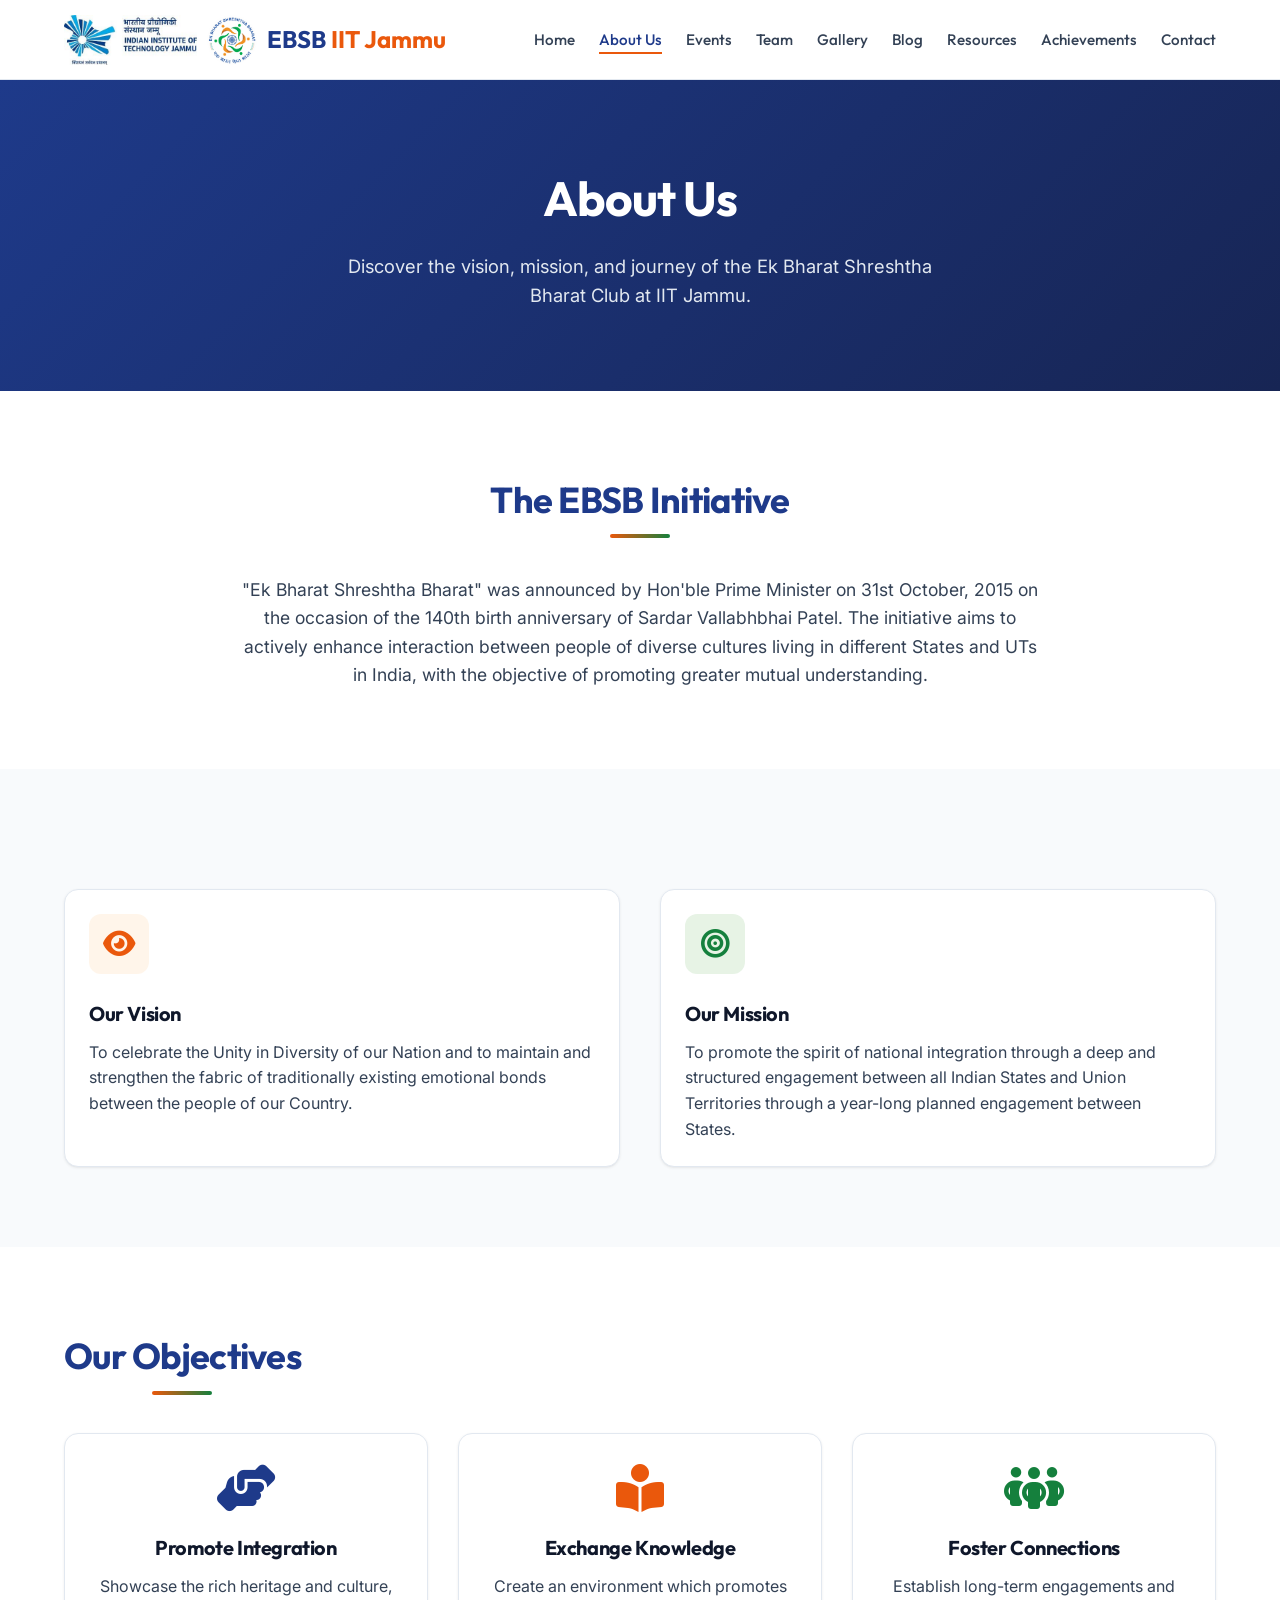
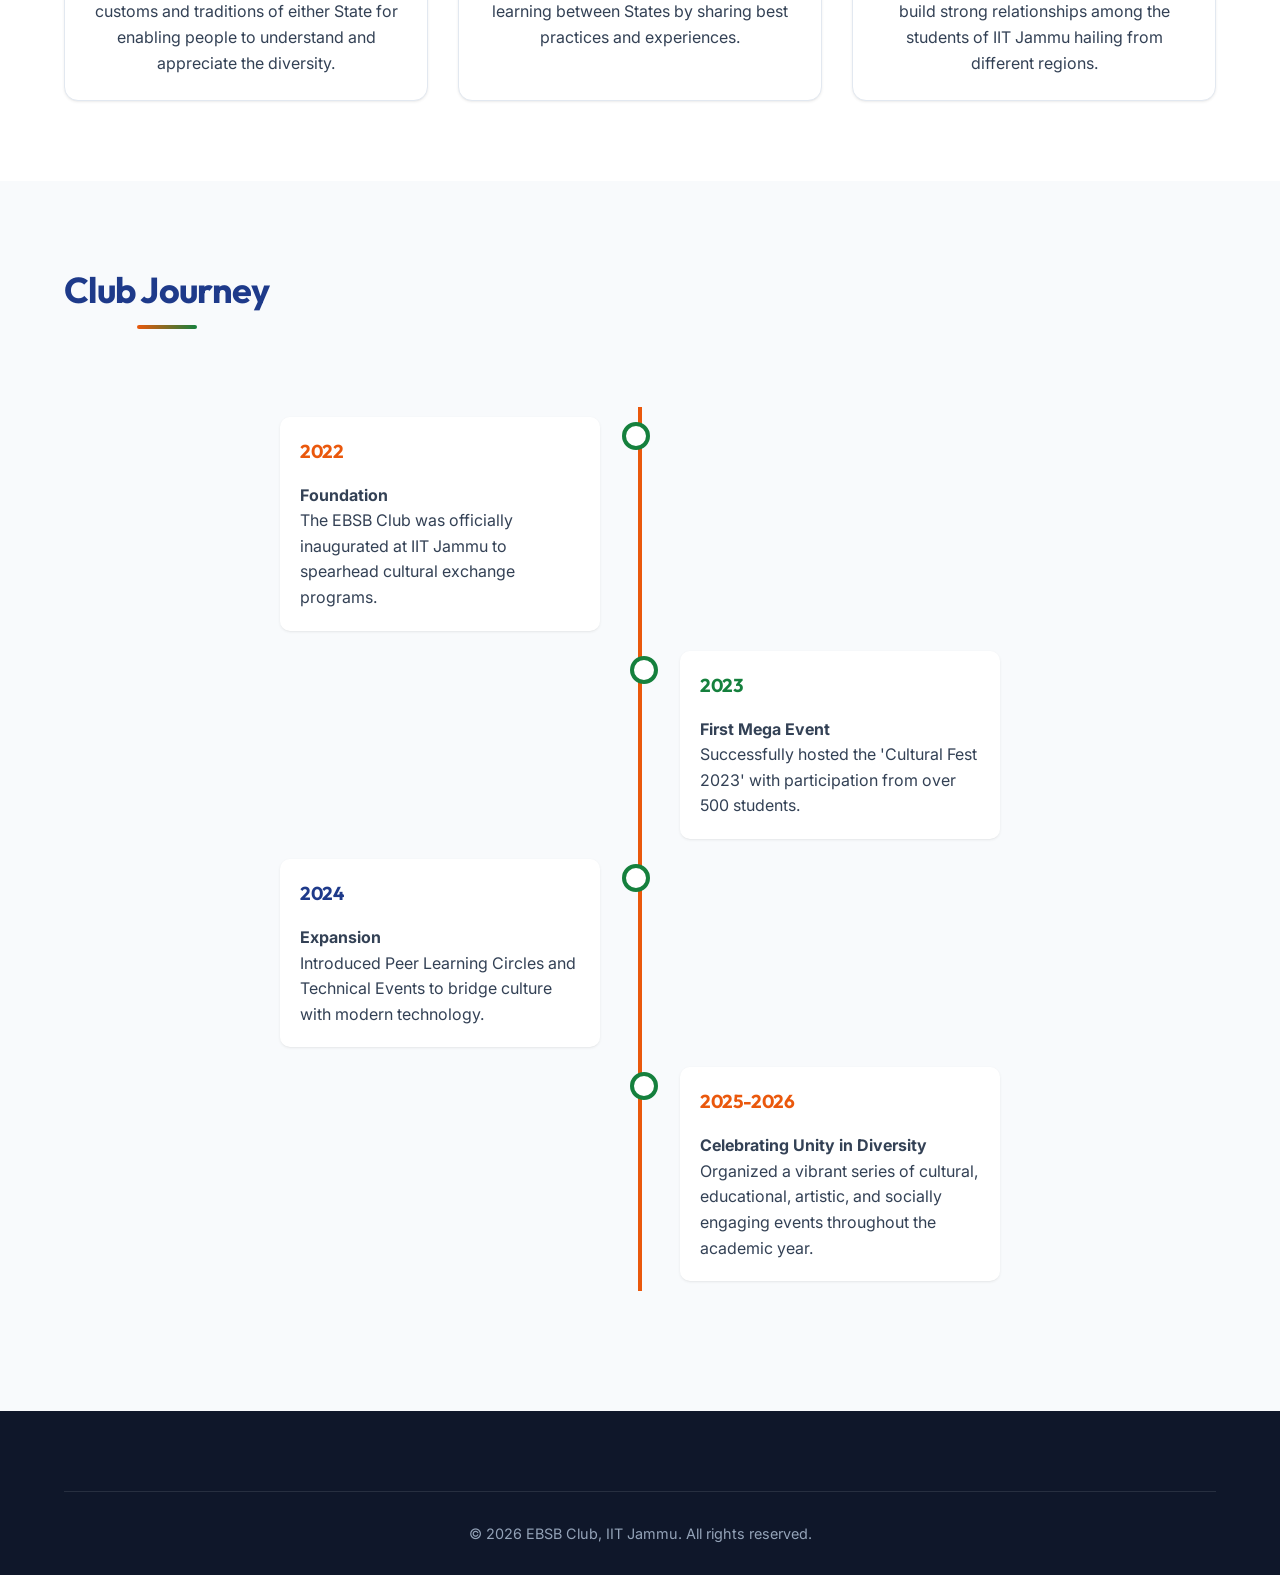
<file: about.html>
<!DOCTYPE html>
<html lang="en">
<head>
  <meta charset="UTF-8">
  <meta name="viewport" content="width=device-width, initial-scale=1.0">
  <title>About Us | EBSB Club</title>
  <link rel="stylesheet" href="css/style.css">
  <link rel="stylesheet" href="css/animations.css">
  <link rel="stylesheet" href="https://cdnjs.cloudflare.com/ajax/libs/font-awesome/6.4.0/css/all.min.css">
  <style>
    .vision-mission-grid {
      display: grid;
      grid-template-columns: 1fr 1fr;
      gap: 40px;
      margin-top: 40px;
    }
    @media(max-width: 768px) {
      .vision-mission-grid {
        grid-template-columns: 1fr;
      }
    }
    .timeline {
      position: relative;
      max-width: 800px;
      margin: 40px auto;
    }
    .timeline::after {
      content: '';
      position: absolute;
      width: 4px;
      background-color: var(--saffron);
      top: 0;
      bottom: 0;
      left: 50%;
      margin-left: -2px;
    }
    .timeline-item {
      padding: 10px 40px;
      position: relative;
      background-color: inherit;
      width: 50%;
    }
    .timeline-item::after {
      content: '';
      position: absolute;
      width: 20px;
      height: 20px;
      right: -10px;
      background-color: var(--white);
      border: 4px solid var(--green);
      top: 15px;
      border-radius: 50%;
      z-index: 1;
    }
    .left { left: 0; }
    .right { left: 50%; }
    .right::after { left: -10px; }
    .timeline-content {
      padding: 20px;
      background-color: var(--white);
      border-radius: 10px;
      box-shadow: var(--shadow-sm);
    }
    @media screen and (max-width: 600px) {
      .timeline::after { left: 31px; }
      .timeline-item { width: 100%; padding-left: 70px; padding-right: 25px; }
      .left::after, .right::after { left: 21px; }
      .right { left: 0%; }
    }
  </style>
  <link rel="icon" type="image/jpeg" href="img/ebsb-logo.jpeg">
</head>
<body>
  <div class="page-transition"></div>

  <!-- Navigation -->
  <nav class="navbar">
    <div class="container">
      <a href="index.html" class="logo" style="display: flex; align-items: center; gap: 10px;">
        <img src="img/iit-jammu-logo.jpeg" alt="IIT Jammu Logo" style="height: 50px;">
        <img src="img/ebsb-logo.jpeg" alt="EBSB Logo" style="height: 50px;">
        <span>EBSB <span style="color: var(--saffron);">IIT Jammu</span></span>
      </a>
      
      <button class="mobile-menu-btn" aria-label="Toggle Menu">
        <i class="fa-solid fa-bars"></i>
      </button>

      <ul class="nav-links">
        <li><a href="index.html">Home</a></li>
        <li><a href="about.html" class="active">About Us</a></li>
        <li><a href="events.html">Events</a></li>
        <li><a href="team.html">Team</a></li>
        <li><a href="gallery.html">Gallery</a></li>
        <li><a href="blog.html">Blog</a></li>
        <li><a href="resources.html">Resources</a></li>
        <li><a href="achievements.html">Achievements</a></li>
        <li><a href="contact.html">Contact</a></li>
      </ul>
    </div>
  </nav>

  <!-- Page Header -->
  <header class="page-header slide-in-left">
    <div class="container">
      <h1>About Us</h1>
      <p>Discover the vision, mission, and journey of the Ek Bharat Shreshtha Bharat Club at IIT Jammu.</p>
    </div>
  </header>

  <!-- About Initiative -->
  <section class="bg-white">
    <div class="container text-center">
      <h2 class="section-title slide-up">The EBSB Initiative</h2>
      <p class="slide-up delay-100" style="max-width: 800px; margin: 0 auto; font-size: 1.1rem;">
        "Ek Bharat Shreshtha Bharat" was announced by Hon'ble Prime Minister on 31st October, 2015 on the occasion of the 140th birth anniversary of Sardar Vallabhbhai Patel. The initiative aims to actively enhance interaction between people of diverse cultures living in different States and UTs in India, with the objective of promoting greater mutual understanding.
      </p>
    </div>
  </section>

  <!-- Vision & Mission -->
  <section>
    <div class="container">
      <div class="vision-mission-grid">
        <div class="card slide-up delay-100">
          <div class="card-icon" style="background: rgba(255,153,51,0.1); color: var(--saffron);"><i class="fa-solid fa-eye"></i></div>
          <div class="card-content">
            <h3 class="card-title">Our Vision</h3>
            <p>To celebrate the Unity in Diversity of our Nation and to maintain and strengthen the fabric of traditionally existing emotional bonds between the people of our Country.</p>
          </div>
        </div>
        
        <div class="card slide-up delay-200">
          <div class="card-icon" style="background: rgba(19,136,8,0.1); color: var(--green);"><i class="fa-solid fa-bullseye"></i></div>
          <div class="card-content">
            <h3 class="card-title">Our Mission</h3>
            <p>To promote the spirit of national integration through a deep and structured engagement between all Indian States and Union Territories through a year-long planned engagement between States.</p>
          </div>
        </div>
      </div>
    </div>
  </section>

  <!-- Objectives -->
  <section class="bg-white">
    <div class="container">
      <h2 class="section-title text-center slide-up">Our Objectives</h2>
      <div class="grid grid-3">
        <div class="card slide-up delay-100" style="text-align: center; align-items: center; padding-top: 30px;">
          <i class="fa-solid fa-handshake-angle fa-3x" style="color: var(--navy-blue); margin-bottom: 20px;"></i>
          <div class="card-content">
            <h3 class="card-title">Promote Integration</h3>
            <p>Showcase the rich heritage and culture, customs and traditions of either State for enabling people to understand and appreciate the diversity.</p>
          </div>
        </div>
        <div class="card slide-up delay-200" style="text-align: center; align-items: center; padding-top: 30px;">
          <i class="fa-solid fa-book-open-reader fa-3x" style="color: var(--saffron); margin-bottom: 20px;"></i>
          <div class="card-content">
            <h3 class="card-title">Exchange Knowledge</h3>
            <p>Create an environment which promotes learning between States by sharing best practices and experiences.</p>
          </div>
        </div>
        <div class="card slide-up delay-300" style="text-align: center; align-items: center; padding-top: 30px;">
          <i class="fa-solid fa-people-group fa-3x" style="color: var(--green); margin-bottom: 20px;"></i>
          <div class="card-content">
            <h3 class="card-title">Foster Connections</h3>
            <p>Establish long-term engagements and build strong relationships among the students of IIT Jammu hailing from different regions.</p>
          </div>
        </div>
      </div>
    </div>
  </section>

  <!-- History Timeline -->
  <section>
    <div class="container">
      <h2 class="section-title text-center slide-up">Club Journey</h2>
      <div class="timeline slide-up delay-100">
        <div class="timeline-item left">
          <div class="timeline-content">
            <h3 style="color: var(--saffron);">2022</h3>
            <p><strong>Foundation</strong><br>The EBSB Club was officially inaugurated at IIT Jammu to spearhead cultural exchange programs.</p>
          </div>
        </div>
        <div class="timeline-item right">
          <div class="timeline-content">
            <h3 style="color: var(--green);">2023</h3>
            <p><strong>First Mega Event</strong><br>Successfully hosted the 'Cultural Fest 2023' with participation from over 500 students.</p>
          </div>
        </div>
        <div class="timeline-item left">
          <div class="timeline-content">
            <h3 style="color: var(--navy-blue);">2024</h3>
            <p><strong>Expansion</strong><br>Introduced Peer Learning Circles and Technical Events to bridge culture with modern technology.</p>
          </div>
        </div>
        <div class="timeline-item right">
          <div class="timeline-content">
            <h3 style="color: var(--saffron);">2025-2026</h3>
            <p><strong>Celebrating Unity in Diversity</strong><br>Organized a vibrant series of cultural, educational, artistic, and socially engaging events throughout the academic year.</p>
          </div>
        </div>
      </div>
    </div>
  </section>

  <!-- Footer -->
  <footer class="footer">
    <!-- (Footer content reused) -->
    <div class="container">
      <div class="footer-bottom">
        <p>&copy; 2026 EBSB Club, IIT Jammu. All rights reserved.</p>
      </div>
    </div>
  </footer>

  <script src="js/main.js"></script>
</body>
</html>
</file>
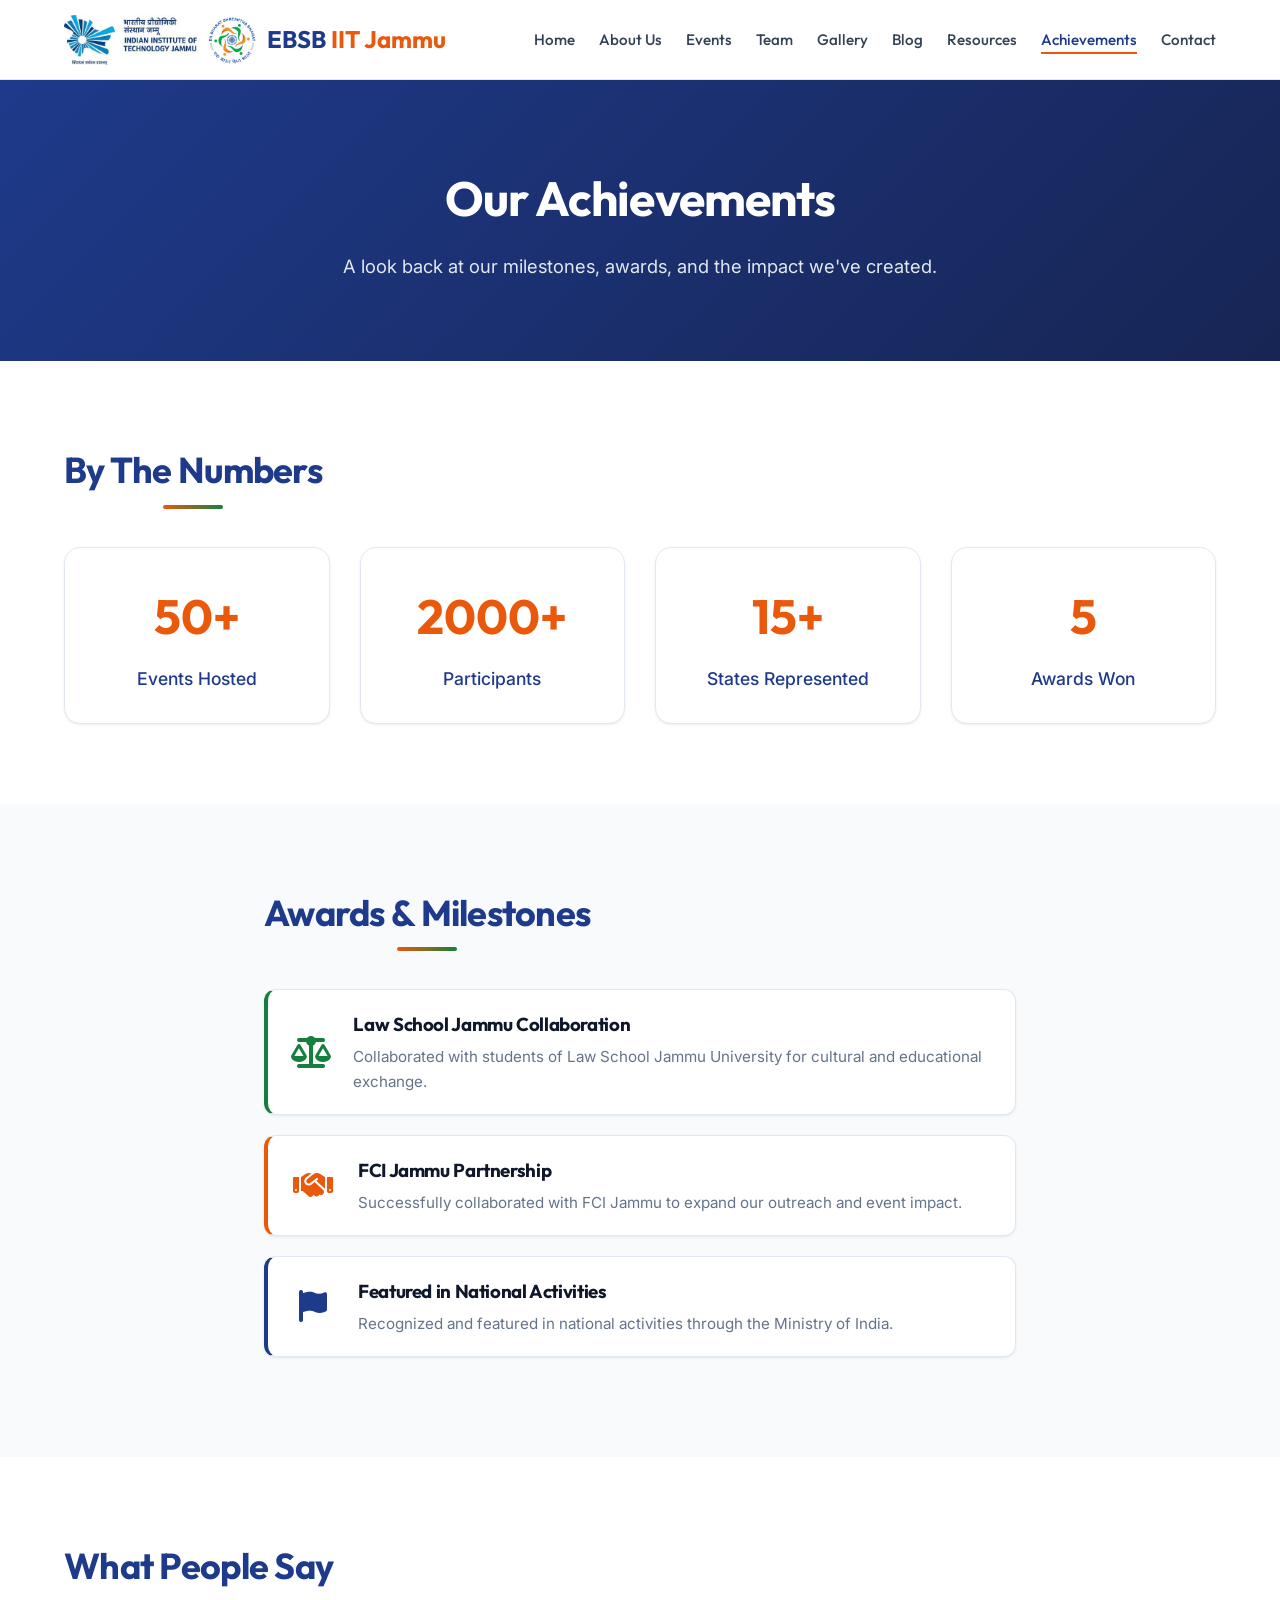
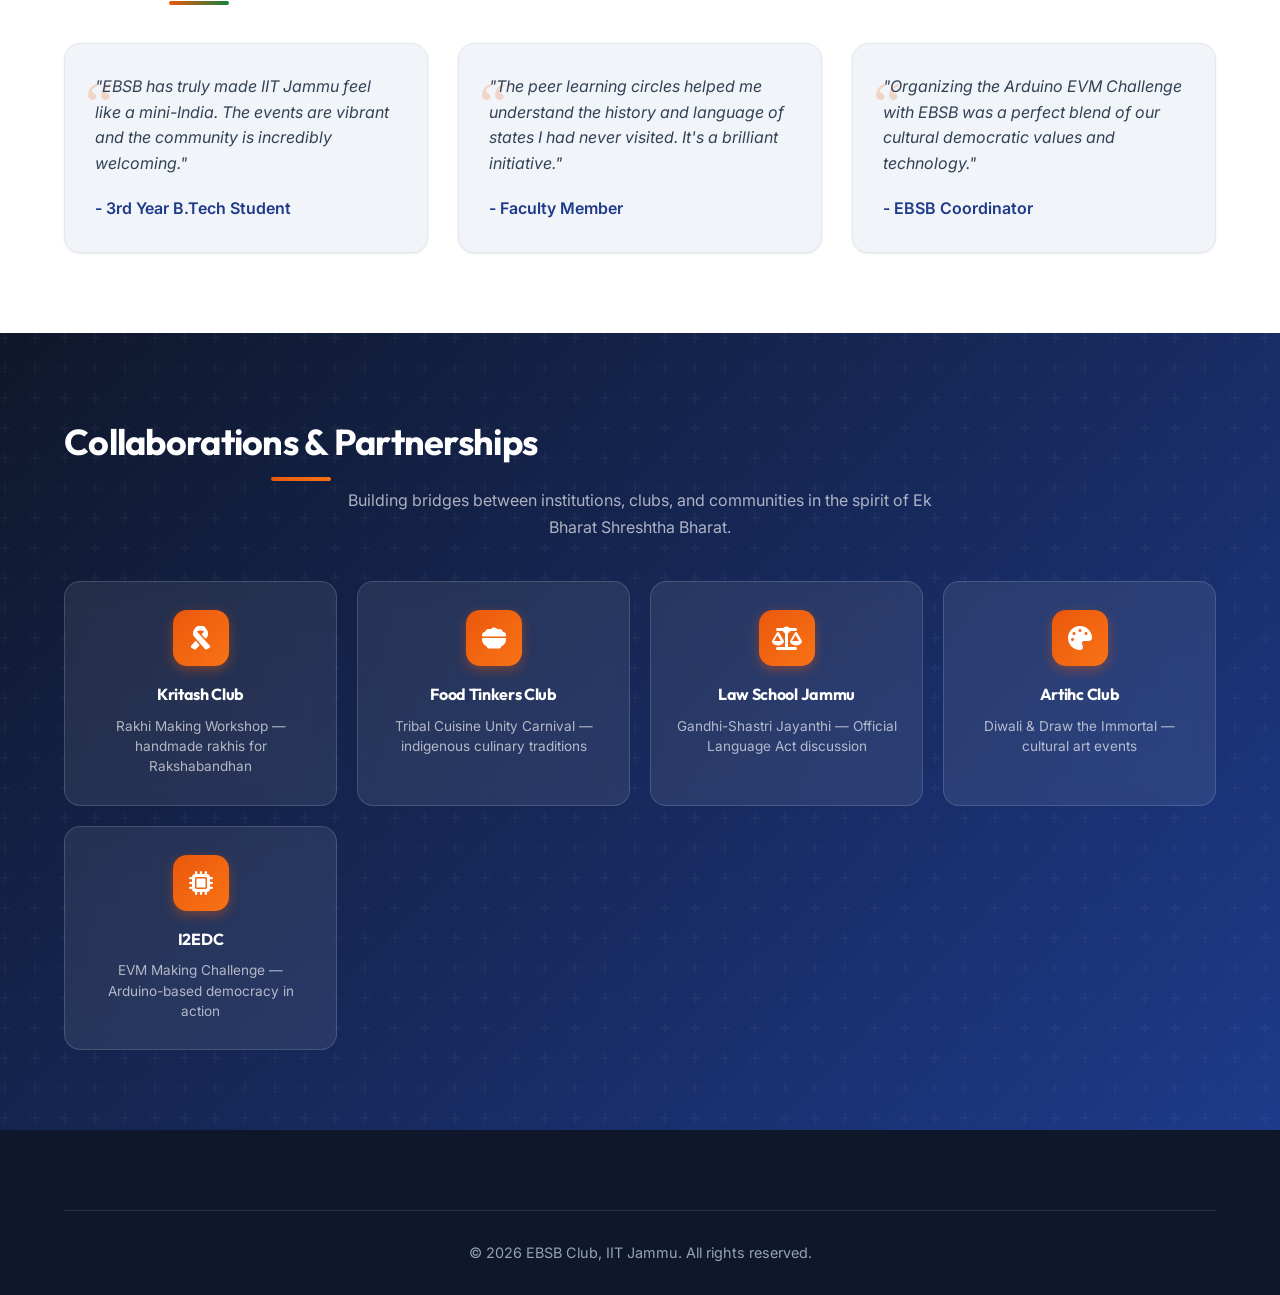
<file: achievements.html>
<!DOCTYPE html>
<html lang="en">
<head>
  <meta charset="UTF-8">
  <meta name="viewport" content="width=device-width, initial-scale=1.0">
  <title>Achievements | EBSB Club</title>
  <link rel="stylesheet" href="css/style.css">
  <link rel="stylesheet" href="css/animations.css">
  <link rel="stylesheet" href="https://cdnjs.cloudflare.com/ajax/libs/font-awesome/6.4.0/css/all.min.css">
  <style>
    .stat-card {
      background: var(--white);
      border-radius: 16px;
      padding: 30px;
      text-align: center;
      box-shadow: var(--shadow-sm);
      border: 1px solid var(--border-color);
      transition: transform 0.3s;
    }
    .stat-card:hover {
      transform: translateY(-5px);
      box-shadow: var(--shadow-md);
    }
    .stat-number {
      font-size: 3rem;
      font-weight: 700;
      color: var(--saffron);
      margin-bottom: 10px;
      font-family: var(--font-heading);
    }
    .stat-label {
      font-size: 1.1rem;
      color: var(--navy-blue);
      font-weight: 500;
    }
    .achievement-item {
      display: flex;
      background: var(--white);
      border-radius: 12px;
      padding: 20px;
      margin-bottom: 20px;
      box-shadow: var(--shadow-sm);
      border-left: 4px solid var(--green);
      align-items: center;
    }
    .achievement-icon {
      font-size: 2rem;
      color: var(--green);
      margin-right: 20px;
      width: 50px;
      text-align: center;
    }
    .testimonial-card {
      background: var(--light-gray);
      padding: 30px;
      border-radius: 16px;
      position: relative;
    }
    .testimonial-card::before {
      content: '\201C';
      font-size: 4rem;
      color: var(--saffron);
      opacity: 0.2;
      position: absolute;
      top: 10px;
      left: 20px;
      font-family: serif;
    }
    .testimonial-text {
      font-style: italic;
      margin-bottom: 20px;
      position: relative;
      z-index: 1;
    }
    .testimonial-author {
      font-weight: 600;
      color: var(--navy-blue);
    }
  </style>
  <link rel="icon" type="image/jpeg" href="img/ebsb-logo.jpeg">
</head>
<body>
  <div class="page-transition"></div>

  <!-- Navigation -->
  <nav class="navbar">
    <div class="container">
      <a href="index.html" class="logo" style="display: flex; align-items: center; gap: 10px;">
        <img src="img/iit-jammu-logo.jpeg" alt="IIT Jammu Logo" style="height: 50px;">
        <img src="img/ebsb-logo.jpeg" alt="EBSB Logo" style="height: 50px;">
        <span>EBSB <span style="color: var(--saffron);">IIT Jammu</span></span>
      </a>
      <button class="mobile-menu-btn" aria-label="Toggle Menu"><i class="fa-solid fa-bars"></i></button>
      <ul class="nav-links">
        <li><a href="index.html">Home</a></li>
        <li><a href="about.html">About Us</a></li>
        <li><a href="events.html">Events</a></li>
        <li><a href="team.html">Team</a></li>
        <li><a href="gallery.html">Gallery</a></li>
        <li><a href="blog.html">Blog</a></li>
        <li><a href="resources.html">Resources</a></li>
        <li><a href="achievements.html" class="active">Achievements</a></li>
        <li><a href="contact.html">Contact</a></li>
      </ul>
    </div>
  </nav>

  <!-- Page Header -->
  <header class="page-header slide-in-left">
    <div class="container">
      <h1>Our Achievements</h1>
      <p>A look back at our milestones, awards, and the impact we've created.</p>
    </div>
  </header>

  <!-- Statistics -->
  <section class="bg-white">
    <div class="container">
      <h2 class="section-title text-center slide-up">By The Numbers</h2>
      <div class="grid grid-4 slide-up delay-100">
        <div class="stat-card">
          <div class="stat-number">50+</div>
          <div class="stat-label">Events Hosted</div>
        </div>
        <div class="stat-card">
          <div class="stat-number">2000+</div>
          <div class="stat-label">Participants</div>
        </div>
        <div class="stat-card">
          <div class="stat-number">15+</div>
          <div class="stat-label">States Represented</div>
        </div>
        <div class="stat-card">
          <div class="stat-number">5</div>
          <div class="stat-label">Awards Won</div>
        </div>
      </div>
    </div>
  </section>

  <!-- Awards & Milestones -->
  <section>
    <div class="container" style="max-width: 800px;">
      <h2 class="section-title text-center slide-up">Awards & Milestones</h2>
      
      <div class="achievement-item slide-up delay-100">
        <div class="achievement-icon"><i class="fa-solid fa-scale-balanced"></i></div>
        <div>
          <h3 style="margin-bottom: 5px;">Law School Jammu Collaboration</h3>
          <p style="color: #64748b; font-size: 0.95rem;">Collaborated with students of Law School Jammu University for cultural and educational exchange.</p>
        </div>
      </div>

      <div class="achievement-item slide-up delay-200" style="border-left-color: var(--saffron);">
        <div class="achievement-icon" style="color: var(--saffron);"><i class="fa-solid fa-handshake"></i></div>
        <div>
          <h3 style="margin-bottom: 5px;">FCI Jammu Partnership</h3>
          <p style="color: #64748b; font-size: 0.95rem;">Successfully collaborated with FCI Jammu to expand our outreach and event impact.</p>
        </div>
      </div>

      <div class="achievement-item slide-up delay-300" style="border-left-color: var(--navy-blue);">
        <div class="achievement-icon" style="color: var(--navy-blue);"><i class="fa-solid fa-flag"></i></div>
        <div>
          <h3 style="margin-bottom: 5px;">Featured in National Activities</h3>
          <p style="color: #64748b; font-size: 0.95rem;">Recognized and featured in national activities through the Ministry of India.</p>
        </div>
      </div>

    </div>
  </section>

  <!-- Testimonials -->
  <section class="bg-white">
    <div class="container">
      <h2 class="section-title text-center slide-up">What People Say</h2>
      <div class="grid grid-3">
        <div class="testimonial-card slide-up delay-100">
          <p class="testimonial-text">"EBSB has truly made IIT Jammu feel like a mini-India. The events are vibrant and the community is incredibly welcoming."</p>
          <div class="testimonial-author">- 3rd Year B.Tech Student</div>
        </div>
        <div class="testimonial-card slide-up delay-200">
          <p class="testimonial-text">"The peer learning circles helped me understand the history and language of states I had never visited. It's a brilliant initiative."</p>
          <div class="testimonial-author">- Faculty Member</div>
        </div>
        <div class="testimonial-card slide-up delay-300">
          <p class="testimonial-text">"Organizing the Arduino EVM Challenge with EBSB was a perfect blend of our cultural democratic values and technology."</p>
          <div class="testimonial-author">- EBSB Coordinator</div>
        </div>
      </div>
    </div>
  </section>

  <!-- Collaborations Section -->
  <section class="collab-section">
    <div class="container" style="position: relative; z-index: 1;">
      <h2 class="section-title text-center slide-up">Collaborations &amp; Partnerships</h2>
      <p style="text-align:center; color:rgba(255,255,255,0.65); margin-top:-2rem; margin-bottom:2.5rem; max-width:600px; margin-left:auto; margin-right:auto; line-height:1.7;">Building bridges between institutions, clubs, and communities in the spirit of Ek Bharat Shreshtha Bharat.</p>
      <div class="collab-grid">
        <div class="collab-card slide-up delay-100">
          <div class="collab-icon"><i class="fa-solid fa-ribbon"></i></div>
          <h4>Kritash Club</h4>
          <p>Rakhi Making Workshop &mdash; handmade rakhis for Rakshabandhan</p>
        </div>
        <div class="collab-card slide-up delay-200">
          <div class="collab-icon"><i class="fa-solid fa-bowl-food"></i></div>
          <h4>Food Tinkers Club</h4>
          <p>Tribal Cuisine Unity Carnival &mdash; indigenous culinary traditions</p>
        </div>
        <div class="collab-card slide-up delay-300">
          <div class="collab-icon"><i class="fa-solid fa-scale-balanced"></i></div>
          <h4>Law School Jammu</h4>
          <p>Gandhi-Shastri Jayanthi &mdash; Official Language Act discussion</p>
        </div>
        <div class="collab-card slide-up delay-400">
          <div class="collab-icon"><i class="fa-solid fa-palette"></i></div>
          <h4>Artihc Club</h4>
          <p>Diwali &amp; Draw the Immortal &mdash; cultural art events</p>
        </div>
        <div class="collab-card slide-up delay-500">
          <div class="collab-icon"><i class="fa-solid fa-microchip"></i></div>
          <h4>I2EDC</h4>
          <p>EVM Making Challenge &mdash; Arduino-based democracy in action</p>
        </div>
      </div>
    </div>
  </section>

  <!-- Footer -->
  <footer class="footer">
    <div class="container">
      <div class="footer-bottom">
        <p>&copy; 2026 EBSB Club, IIT Jammu. All rights reserved.</p>
      </div>
    </div>
  </footer>

  <script src="js/main.js"></script>

  <!-- Back to Top -->
  <button class="back-to-top" id="backToTop" aria-label="Back to top"><i class="fa-solid fa-arrow-up"></i></button>
  <script>
    const btt = document.getElementById('backToTop');
    window.addEventListener('scroll', () => {
      btt.classList.toggle('visible', window.scrollY > 400);
    });
    btt.addEventListener('click', () => window.scrollTo({top: 0, behavior: 'smooth'}));
  </script>
</body>
</html>
</file>
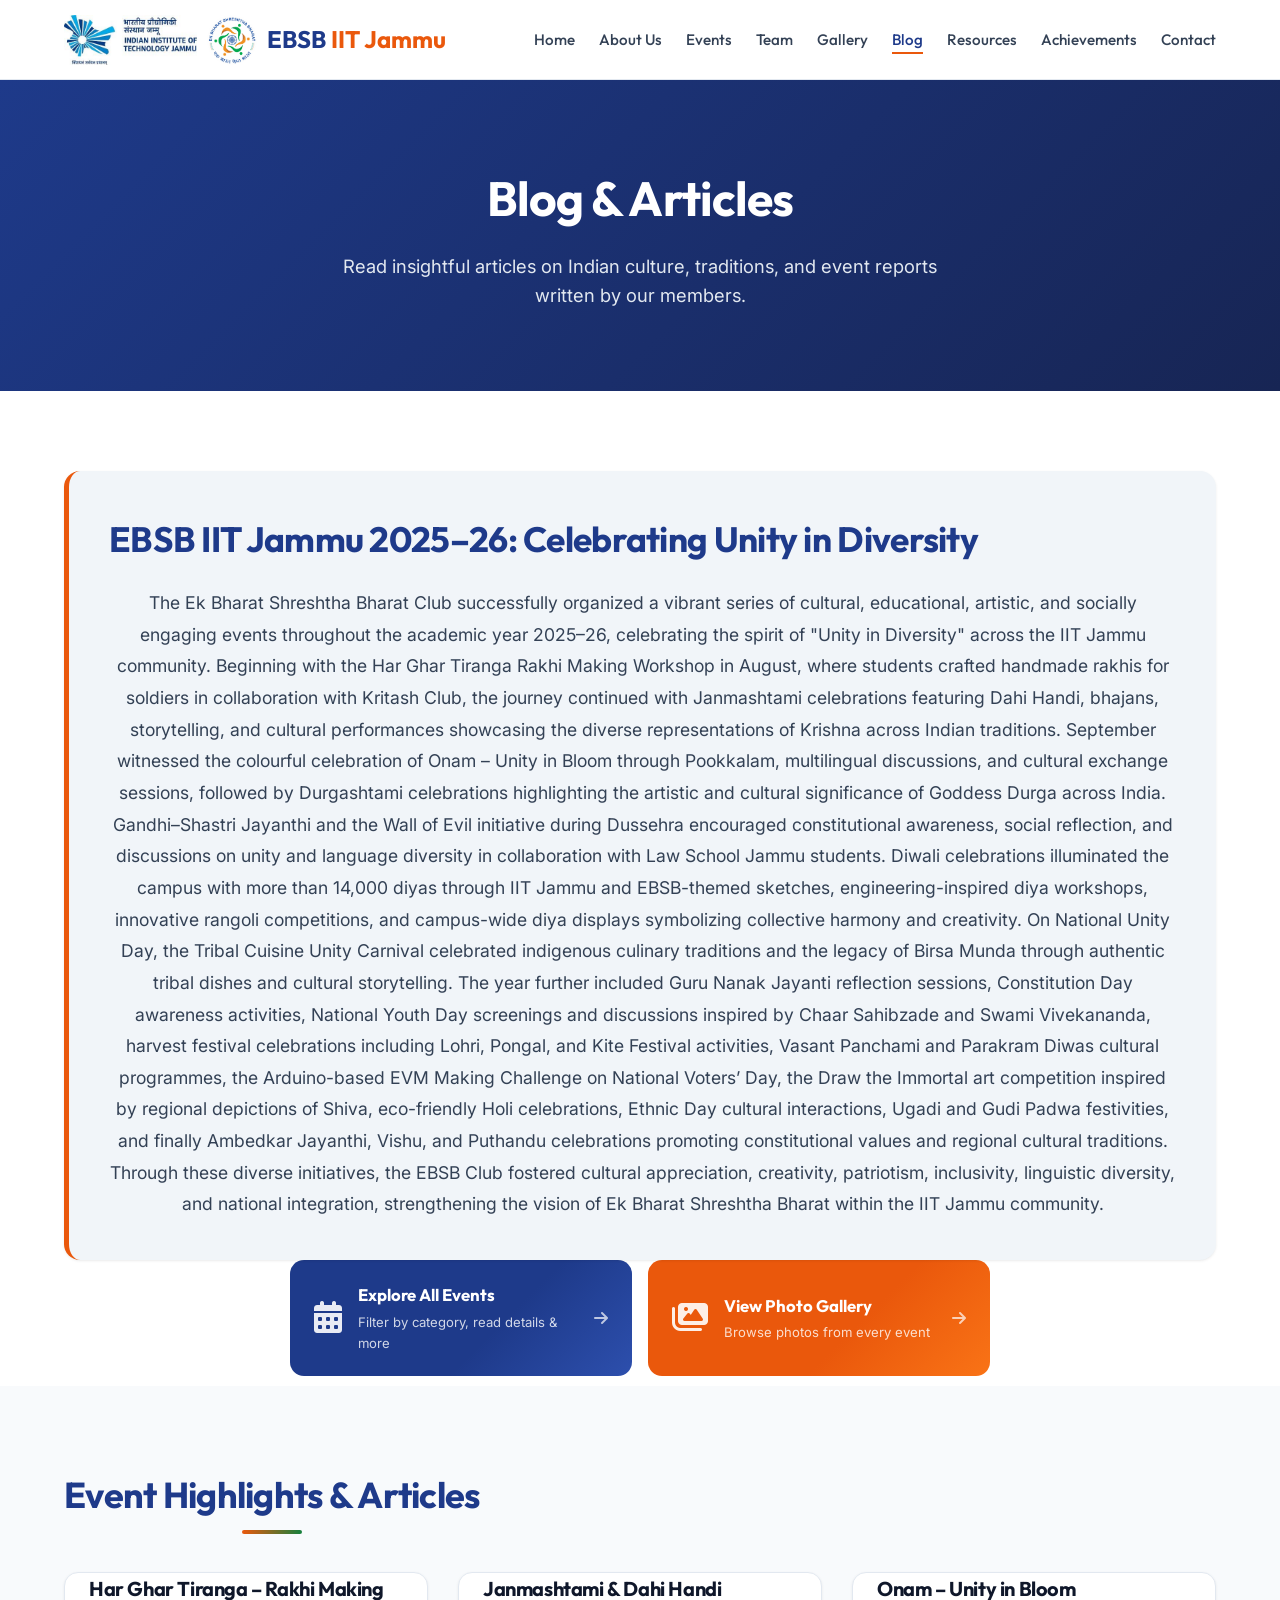
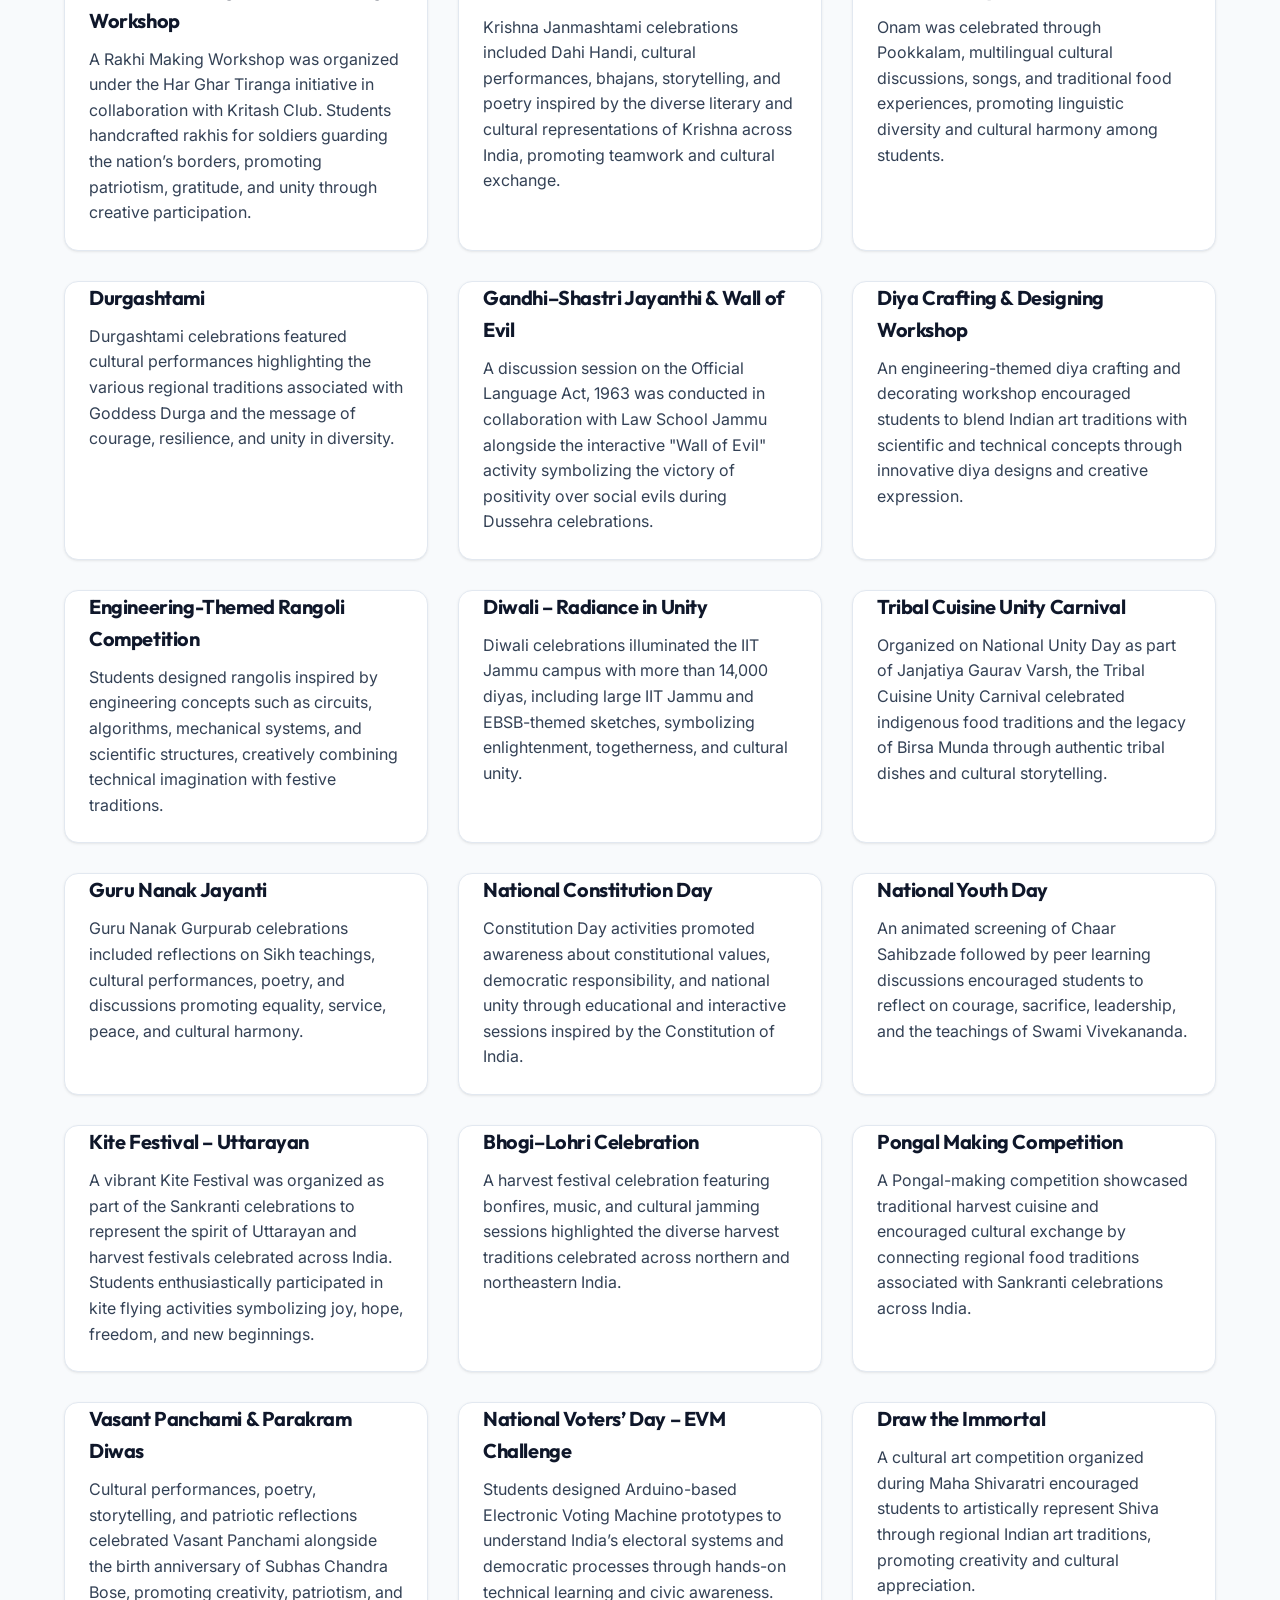
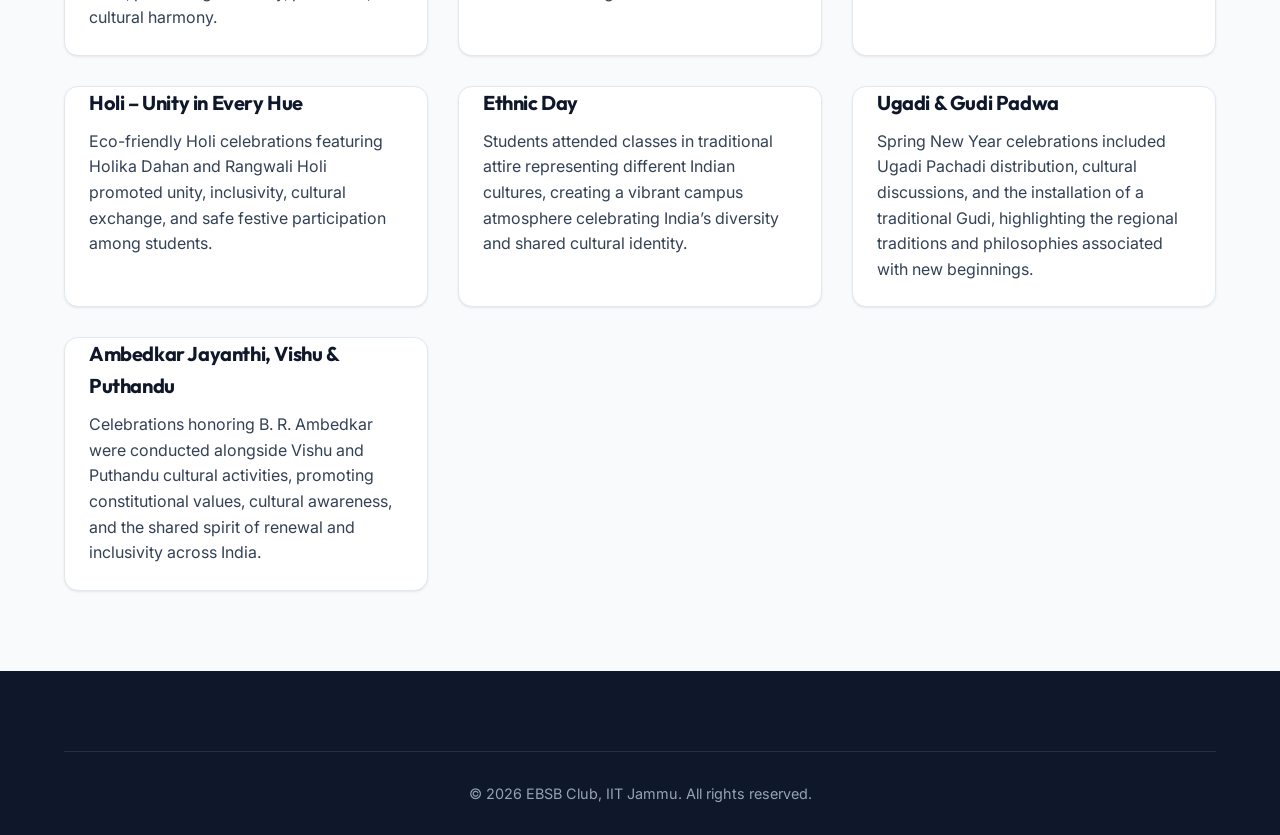
<file: blog.html>
<!DOCTYPE html>
<html lang="en">
<head>
  <meta charset="UTF-8">
  <meta name="viewport" content="width=device-width, initial-scale=1.0">
  <title>Blog & Articles | EBSB Club</title>
  <link rel="stylesheet" href="css/style.css">
  <link rel="stylesheet" href="css/animations.css">
  <link rel="stylesheet" href="https://cdnjs.cloudflare.com/ajax/libs/font-awesome/6.4.0/css/all.min.css">
  <style>
    .blog-card {
      background: var(--white);
      border-radius: 16px;
      overflow: hidden;
      box-shadow: var(--shadow-sm);
      border: 1px solid var(--border-color);
      transition: transform 0.3s;
      display: flex;
      flex-direction: column;
    }
    .blog-card:hover {
      transform: translateY(-5px);
      box-shadow: var(--shadow-lg);
    }
    .blog-img {
      height: 200px;
      background-color: var(--light-gray);
      display: flex;
      align-items: center;
      justify-content: center;
      color: #94a3b8;
    }
    .blog-content {
      padding: 20px;
      flex: 1;
      display: flex;
      flex-direction: column;
    }
    .blog-category {
      color: var(--navy-blue);
      font-size: 0.85rem;
      font-weight: 600;
      text-transform: uppercase;
      margin-bottom: 10px;
      letter-spacing: 1px;
    }
    .blog-title {
      font-size: 1.25rem;
      margin-bottom: 10px;
      line-height: 1.4;
    }
    .blog-excerpt {
      color: #64748b;
      font-size: 0.95rem;
      margin-bottom: 20px;
      flex: 1;
    }
    .blog-meta {
      display: flex;
      justify-content: space-between;
      align-items: center;
      padding-top: 15px;
      border-top: 1px solid var(--border-color);
      font-size: 0.85rem;
      color: #94a3b8;
    }
  </style>
  <link rel="icon" type="image/jpeg" href="img/ebsb-logo.jpeg">
</head>
<body>
  <div class="page-transition"></div>

  <!-- Navigation -->
  <nav class="navbar">
    <div class="container">
      <a href="index.html" class="logo" style="display: flex; align-items: center; gap: 10px;">
        <img src="img/iit-jammu-logo.jpeg" alt="IIT Jammu Logo" style="height: 50px;">
        <img src="img/ebsb-logo.jpeg" alt="EBSB Logo" style="height: 50px;">
        <span>EBSB <span style="color: var(--saffron);">IIT Jammu</span></span>
      </a>
      <button class="mobile-menu-btn" aria-label="Toggle Menu"><i class="fa-solid fa-bars"></i></button>
      <ul class="nav-links">
        <li><a href="index.html">Home</a></li>
        <li><a href="about.html">About Us</a></li>
        <li><a href="events.html">Events</a></li>
        <li><a href="team.html">Team</a></li>
        <li><a href="gallery.html">Gallery</a></li>
        <li><a href="blog.html" class="active">Blog</a></li>
        <li><a href="resources.html">Resources</a></li>
        <li><a href="achievements.html">Achievements</a></li>
        <li><a href="contact.html">Contact</a></li>
      </ul>
    </div>
  </nav>

  <!-- Page Header -->
  <header class="page-header slide-in-left">
    <div class="container">
      <h1>Blog & Articles</h1>
      <p>Read insightful articles on Indian culture, traditions, and event reports written by our members.</p>
    </div>
  </header>

  <!-- Main Blog -->
  <section class="bg-white" style="padding-bottom: 0;">
    <div class="container">
      <div style="background: var(--light-gray); border-radius: 16px; padding: 40px; box-shadow: var(--shadow-sm); border-left: 5px solid var(--saffron);" class="slide-up">
        <h2 style="font-size: 2.2rem; margin-bottom: 20px; color: var(--navy-blue);">EBSB IIT Jammu 2025–26: Celebrating Unity in Diversity</h2>
        <p style="font-size: 1.1rem; line-height: 1.8; color: #334155; text-align: center;">
          The Ek Bharat Shreshtha Bharat Club successfully organized a vibrant series of cultural, educational, artistic, and socially engaging events throughout the academic year 2025–26, celebrating the spirit of "Unity in Diversity" across the IIT Jammu community. Beginning with the Har Ghar Tiranga Rakhi Making Workshop in August, where students crafted handmade rakhis for soldiers in collaboration with Kritash Club, the journey continued with Janmashtami celebrations featuring Dahi Handi, bhajans, storytelling, and cultural performances showcasing the diverse representations of Krishna across Indian traditions. September witnessed the colourful celebration of Onam – Unity in Bloom through Pookkalam, multilingual discussions, and cultural exchange sessions, followed by Durgashtami celebrations highlighting the artistic and cultural significance of Goddess Durga across India. Gandhi–Shastri Jayanthi and the Wall of Evil initiative during Dussehra encouraged constitutional awareness, social reflection, and discussions on unity and language diversity in collaboration with Law School Jammu students. Diwali celebrations illuminated the campus with more than 14,000 diyas through IIT Jammu and EBSB-themed sketches, engineering-inspired diya workshops, innovative rangoli competitions, and campus-wide diya displays symbolizing collective harmony and creativity. On National Unity Day, the Tribal Cuisine Unity Carnival celebrated indigenous culinary traditions and the legacy of Birsa Munda through authentic tribal dishes and cultural storytelling. The year further included Guru Nanak Jayanti reflection sessions, Constitution Day awareness activities, National Youth Day screenings and discussions inspired by Chaar Sahibzade and Swami Vivekananda, harvest festival celebrations including Lohri, Pongal, and Kite Festival activities, Vasant Panchami and Parakram Diwas cultural programmes, the Arduino-based EVM Making Challenge on National Voters’ Day, the Draw the Immortal art competition inspired by regional depictions of Shiva, eco-friendly Holi celebrations, Ethnic Day cultural interactions, Ugadi and Gudi Padwa festivities, and finally Ambedkar Jayanthi, Vishu, and Puthandu celebrations promoting constitutional values and regional cultural traditions. Through these diverse initiatives, the EBSB Club fostered cultural appreciation, creativity, patriotism, inclusivity, linguistic diversity, and national integration, strengthening the vision of Ek Bharat Shreshtha Bharat within the IIT Jammu community.
        </p>
      </div>
    </div>
  </section>

  <!-- Smart Navigation Links -->
  <section style="padding: 0 0 10px; background: #fff;">
    <div class="container">
      <div style="display: grid; grid-template-columns: 1fr 1fr; gap: 16px; max-width: 700px; margin: 0 auto;">
        <a href="events.html" style="display:flex; align-items:center; gap:16px; background: linear-gradient(135deg, #1e3a8a 60%, #2d4fad); color:#fff; border-radius:14px; padding: 22px 24px; text-decoration:none; transition: transform 0.2s, box-shadow 0.2s;" onmouseover="this.style.transform='translateY(-3px)';this.style.boxShadow='0 12px 30px rgba(30,58,138,0.35)'" onmouseout="this.style.transform='';this.style.boxShadow=''">
          <div style="font-size:2rem; opacity:0.9;"><i class="fa-solid fa-calendar-days"></i></div>
          <div>
            <div style="font-weight:700; font-size:1.05rem; font-family:'Outfit',sans-serif; margin-bottom:3px;">Explore All Events</div>
            <div style="font-size:0.82rem; opacity:0.8;">Filter by category, read details &amp; more</div>
          </div>
          <i class="fa-solid fa-arrow-right" style="margin-left:auto; opacity:0.7;"></i>
        </a>
        <a href="gallery.html" style="display:flex; align-items:center; gap:16px; background: linear-gradient(135deg, #ea580c 60%, #f97316); color:#fff; border-radius:14px; padding: 22px 24px; text-decoration:none; transition: transform 0.2s, box-shadow 0.2s;" onmouseover="this.style.transform='translateY(-3px)';this.style.boxShadow='0 12px 30px rgba(234,88,12,0.35)'" onmouseout="this.style.transform='';this.style.boxShadow=''">
          <div style="font-size:2rem; opacity:0.9;"><i class="fa-solid fa-images"></i></div>
          <div>
            <div style="font-weight:700; font-size:1.05rem; font-family:'Outfit',sans-serif; margin-bottom:3px;">View Photo Gallery</div>
            <div style="font-size:0.82rem; opacity:0.8;">Browse photos from every event</div>
          </div>
          <i class="fa-solid fa-arrow-right" style="margin-left:auto; opacity:0.7;"></i>
        </a>
      </div>
    </div>
  </section>

  <!-- Small Articles Grid -->
  <section>
    <div class="container">
      <h2 class="section-title text-center slide-up">Event Highlights & Articles</h2>
      <div class="grid grid-3">
        
        <!-- Articles dynamically populated based on script -->
        <div class="card slide-up delay-100">
          <div class="card-content">
            <h3 class="card-title">Har Ghar Tiranga – Rakhi Making Workshop</h3>
            <p>A Rakhi Making Workshop was organized under the Har Ghar Tiranga initiative in collaboration with Kritash Club. Students handcrafted rakhis for soldiers guarding the nation’s borders, promoting patriotism, gratitude, and unity through creative participation.</p>
          </div>
        </div>

        <div class="card slide-up delay-200">
          <div class="card-content">
            <h3 class="card-title">Janmashtami & Dahi Handi</h3>
            <p>Krishna Janmashtami celebrations included Dahi Handi, cultural performances, bhajans, storytelling, and poetry inspired by the diverse literary and cultural representations of Krishna across India, promoting teamwork and cultural exchange.</p>
          </div>
        </div>

        <div class="card slide-up delay-300">
          <div class="card-content">
            <h3 class="card-title">Onam – Unity in Bloom</h3>
            <p>Onam was celebrated through Pookkalam, multilingual cultural discussions, songs, and traditional food experiences, promoting linguistic diversity and cultural harmony among students.</p>
          </div>
        </div>

        <div class="card slide-up">
          <div class="card-content">
            <h3 class="card-title">Durgashtami</h3>
            <p>Durgashtami celebrations featured cultural performances highlighting the various regional traditions associated with Goddess Durga and the message of courage, resilience, and unity in diversity.</p>
          </div>
        </div>

        <div class="card slide-up delay-100">
          <div class="card-content">
            <h3 class="card-title">Gandhi–Shastri Jayanthi & Wall of Evil</h3>
            <p>A discussion session on the Official Language Act, 1963 was conducted in collaboration with Law School Jammu alongside the interactive "Wall of Evil" activity symbolizing the victory of positivity over social evils during Dussehra celebrations.</p>
          </div>
        </div>

        <div class="card slide-up delay-200">
          <div class="card-content">
            <h3 class="card-title">Diya Crafting & Designing Workshop</h3>
            <p>An engineering-themed diya crafting and decorating workshop encouraged students to blend Indian art traditions with scientific and technical concepts through innovative diya designs and creative expression.</p>
          </div>
        </div>

        <div class="card slide-up delay-300">
          <div class="card-content">
            <h3 class="card-title">Engineering-Themed Rangoli Competition</h3>
            <p>Students designed rangolis inspired by engineering concepts such as circuits, algorithms, mechanical systems, and scientific structures, creatively combining technical imagination with festive traditions.</p>
          </div>
        </div>

        <div class="card slide-up">
          <div class="card-content">
            <h3 class="card-title">Diwali – Radiance in Unity</h3>
            <p>Diwali celebrations illuminated the IIT Jammu campus with more than 14,000 diyas, including large IIT Jammu and EBSB-themed sketches, symbolizing enlightenment, togetherness, and cultural unity.</p>
          </div>
        </div>

        <div class="card slide-up delay-100">
          <div class="card-content">
            <h3 class="card-title">Tribal Cuisine Unity Carnival</h3>
            <p>Organized on National Unity Day as part of Janjatiya Gaurav Varsh, the Tribal Cuisine Unity Carnival celebrated indigenous food traditions and the legacy of Birsa Munda through authentic tribal dishes and cultural storytelling.</p>
          </div>
        </div>

        <div class="card slide-up delay-200">
          <div class="card-content">
            <h3 class="card-title">Guru Nanak Jayanti</h3>
            <p>Guru Nanak Gurpurab celebrations included reflections on Sikh teachings, cultural performances, poetry, and discussions promoting equality, service, peace, and cultural harmony.</p>
          </div>
        </div>

        <div class="card slide-up delay-300">
          <div class="card-content">
            <h3 class="card-title">National Constitution Day</h3>
            <p>Constitution Day activities promoted awareness about constitutional values, democratic responsibility, and national unity through educational and interactive sessions inspired by the Constitution of India.</p>
          </div>
        </div>

        <div class="card slide-up">
          <div class="card-content">
            <h3 class="card-title">National Youth Day</h3>
            <p>An animated screening of Chaar Sahibzade followed by peer learning discussions encouraged students to reflect on courage, sacrifice, leadership, and the teachings of Swami Vivekananda.</p>
          </div>
        </div>

        <div class="card slide-up delay-100">
          <div class="card-content">
            <h3 class="card-title">Kite Festival – Uttarayan</h3>
            <p>A vibrant Kite Festival was organized as part of the Sankranti celebrations to represent the spirit of Uttarayan and harvest festivals celebrated across India. Students enthusiastically participated in kite flying activities symbolizing joy, hope, freedom, and new beginnings.</p>
          </div>
        </div>

        <div class="card slide-up delay-200">
          <div class="card-content">
            <h3 class="card-title">Bhogi–Lohri Celebration</h3>
            <p>A harvest festival celebration featuring bonfires, music, and cultural jamming sessions highlighted the diverse harvest traditions celebrated across northern and northeastern India.</p>
          </div>
        </div>
        
        <div class="card slide-up delay-300">
          <div class="card-content">
            <h3 class="card-title">Pongal Making Competition</h3>
            <p>A Pongal-making competition showcased traditional harvest cuisine and encouraged cultural exchange by connecting regional food traditions associated with Sankranti celebrations across India.</p>
          </div>
        </div>
        
        <div class="card slide-up">
          <div class="card-content">
            <h3 class="card-title">Vasant Panchami & Parakram Diwas</h3>
            <p>Cultural performances, poetry, storytelling, and patriotic reflections celebrated Vasant Panchami alongside the birth anniversary of Subhas Chandra Bose, promoting creativity, patriotism, and cultural harmony.</p>
          </div>
        </div>
        
        <div class="card slide-up delay-100">
          <div class="card-content">
            <h3 class="card-title">National Voters’ Day – EVM Challenge</h3>
            <p>Students designed Arduino-based Electronic Voting Machine prototypes to understand India’s electoral systems and democratic processes through hands-on technical learning and civic awareness.</p>
          </div>
        </div>
        
        <div class="card slide-up delay-200">
          <div class="card-content">
            <h3 class="card-title">Draw the Immortal</h3>
            <p>A cultural art competition organized during Maha Shivaratri encouraged students to artistically represent Shiva through regional Indian art traditions, promoting creativity and cultural appreciation.</p>
          </div>
        </div>
        
        <div class="card slide-up delay-300">
          <div class="card-content">
            <h3 class="card-title">Holi – Unity in Every Hue</h3>
            <p>Eco-friendly Holi celebrations featuring Holika Dahan and Rangwali Holi promoted unity, inclusivity, cultural exchange, and safe festive participation among students.</p>
          </div>
        </div>
        
        <div class="card slide-up">
          <div class="card-content">
            <h3 class="card-title">Ethnic Day</h3>
            <p>Students attended classes in traditional attire representing different Indian cultures, creating a vibrant campus atmosphere celebrating India’s diversity and shared cultural identity.</p>
          </div>
        </div>
        
        <div class="card slide-up delay-100">
          <div class="card-content">
            <h3 class="card-title">Ugadi & Gudi Padwa</h3>
            <p>Spring New Year celebrations included Ugadi Pachadi distribution, cultural discussions, and the installation of a traditional Gudi, highlighting the regional traditions and philosophies associated with new beginnings.</p>
          </div>
        </div>
        
        <div class="card slide-up delay-200">
          <div class="card-content">
            <h3 class="card-title">Ambedkar Jayanthi, Vishu & Puthandu</h3>
            <p>Celebrations honoring B. R. Ambedkar were conducted alongside Vishu and Puthandu cultural activities, promoting constitutional values, cultural awareness, and the shared spirit of renewal and inclusivity across India.</p>
          </div>
        </div>

      </div>
    </div>
  </section>

  <!-- Footer -->
  <footer class="footer">
    <div class="container">
      <div class="footer-bottom">
        <p>&copy; 2026 EBSB Club, IIT Jammu. All rights reserved.</p>
      </div>
    </div>
  </footer>

  <script src="js/main.js"></script>
</body>
</html>
</file>
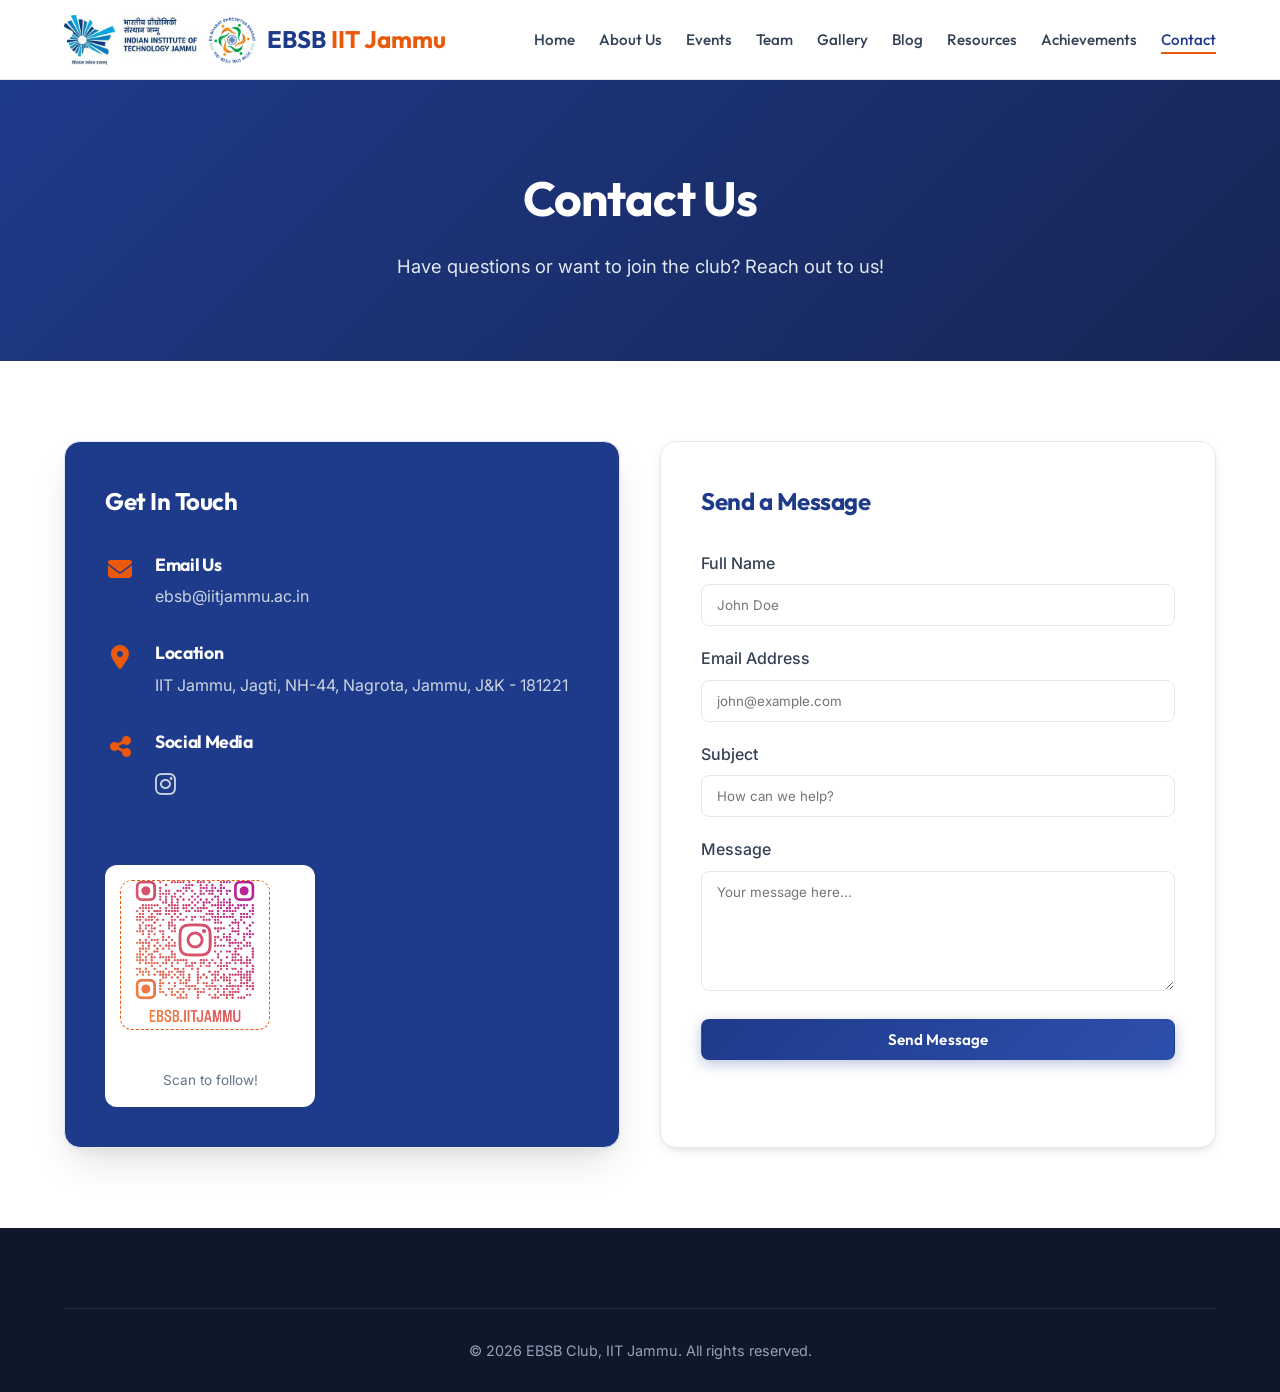
<file: contact.html>
<!DOCTYPE html>
<html lang="en">
<head>
  <meta charset="UTF-8">
  <meta name="viewport" content="width=device-width, initial-scale=1.0">
  <title>Contact Us | EBSB Club</title>
  <link rel="stylesheet" href="css/style.css">
  <link rel="stylesheet" href="css/animations.css">
  <link rel="stylesheet" href="https://cdnjs.cloudflare.com/ajax/libs/font-awesome/6.4.0/css/all.min.css">
  <style>
    .contact-grid {
      display: grid;
      grid-template-columns: 1fr 1fr;
      gap: 40px;
    }
    @media(max-width: 768px) {
      .contact-grid { grid-template-columns: 1fr; }
    }
    .contact-info-card {
      background: var(--navy-blue);
      color: var(--white);
      padding: 40px;
      border-radius: 16px;
      box-shadow: var(--shadow-lg);
    }
    .contact-item {
      display: flex;
      align-items: flex-start;
      margin-bottom: 30px;
    }
    .contact-item-icon {
      font-size: 1.5rem;
      color: var(--saffron);
      margin-right: 20px;
      width: 30px;
      text-align: center;
    }
    .contact-form {
      background: var(--white);
      padding: 40px;
      border-radius: 16px;
      box-shadow: var(--shadow-md);
      border: 1px solid var(--border-color);
    }
    .form-group {
      margin-bottom: 20px;
    }
    .form-label {
      display: block;
      margin-bottom: 8px;
      font-weight: 500;
      color: var(--dark-gray);
    }
    .form-control {
      width: 100%;
      padding: 12px 15px;
      border: 1px solid var(--border-color);
      border-radius: 8px;
      font-family: inherit;
      transition: border-color 0.3s;
    }
    .form-control:focus {
      outline: none;
      border-color: var(--saffron);
    }
    textarea.form-control {
      resize: vertical;
      min-height: 120px;
    }
    .qr-container {
      background: var(--white);
      padding: 15px;
      border-radius: 12px;
      display: inline-block;
      margin-top: 20px;
      text-align: center;
    }
    .qr-container img {
      width: 150px;
      height: 150px;
      background: #eee;
      display: block;
      margin-bottom: 10px;
    }
  </style>
  <link rel="icon" type="image/jpeg" href="img/ebsb-logo.jpeg">
</head>
<body>
  <div class="page-transition"></div>

  <!-- Navigation -->
  <nav class="navbar">
    <div class="container">
      <a href="index.html" class="logo" style="display: flex; align-items: center; gap: 10px;">
        <img src="img/iit-jammu-logo.jpeg" alt="IIT Jammu Logo" style="height: 50px;">
        <img src="img/ebsb-logo.jpeg" alt="EBSB Logo" style="height: 50px;">
        <span>EBSB <span style="color: var(--saffron);">IIT Jammu</span></span>
      </a>
      <button class="mobile-menu-btn" aria-label="Toggle Menu"><i class="fa-solid fa-bars"></i></button>
      <ul class="nav-links">
        <li><a href="index.html">Home</a></li>
        <li><a href="about.html">About Us</a></li>
        <li><a href="events.html">Events</a></li>
        <li><a href="team.html">Team</a></li>
        <li><a href="gallery.html">Gallery</a></li>
        <li><a href="blog.html">Blog</a></li>
        <li><a href="resources.html">Resources</a></li>
        <li><a href="achievements.html">Achievements</a></li>
        <li><a href="contact.html" class="active">Contact</a></li>
      </ul>
    </div>
  </nav>

  <!-- Page Header -->
  <header class="page-header slide-in-left">
    <div class="container">
      <h1>Contact Us</h1>
      <p>Have questions or want to join the club? Reach out to us!</p>
    </div>
  </header>

  <!-- Contact Section -->
  <section class="bg-white">
    <div class="container">
      <div class="contact-grid">
        
        <!-- Contact Info -->
        <div class="contact-info-card slide-up delay-100">
          <h2 style="color: var(--white); margin-bottom: 30px;">Get In Touch</h2>
          
          <div class="contact-item">
            <div class="contact-item-icon"><i class="fa-solid fa-envelope"></i></div>
            <div>
              <h3 style="color: var(--white); font-size: 1.1rem; margin-bottom: 5px;">Email Us</h3>
              <p style="color: #cbd5e1;">ebsb@iitjammu.ac.in</p>
            </div>
          </div>
          
          <div class="contact-item">
            <div class="contact-item-icon"><i class="fa-solid fa-location-dot"></i></div>
            <div>
              <h3 style="color: var(--white); font-size: 1.1rem; margin-bottom: 5px;">Location</h3>
              <p style="color: #cbd5e1;">IIT Jammu, Jagti, NH-44, Nagrota, Jammu, J&K - 181221</p>
            </div>
          </div>

          <div class="contact-item">
            <div class="contact-item-icon"><i class="fa-solid fa-share-nodes"></i></div>
            <div>
              <h3 style="color: var(--white); font-size: 1.1rem; margin-bottom: 10px;">Social Media</h3>
              <div style="display: flex; gap: 15px;">
                <a href="https://www.instagram.com/ebsb.iitjammu" target="_blank" style="font-size: 1.5rem; color: #cbd5e1;" title="Official Instagram"><i class="fa-brands fa-instagram"></i></a>
              </div>
            </div>
          </div>

          <div class="qr-container" style="margin-top: 30px;">
            <div style="width: 150px; height: 150px; background: var(--bg-dark); border: 1px dashed var(--saffron); display: flex; align-items: center; justify-content: center; color: var(--saffron); margin-bottom: 15px; border-radius: 12px; overflow: hidden;">
              <!-- Replace the src below with your actual EBSB Insta QR image -->
              <img src="img/ebsb.iitjammu_qr.png" alt="EBSB Insta QR" style="width: 100%; height: 100%; object-fit: cover; display: none;" onload="this.style.display='block'; this.nextElementSibling.style.display='none';">
              <i class="fa-brands fa-instagram fa-4x"></i>
            </div>
            <p style="color: var(--white); font-weight: 600; font-size: 1rem;">EBSB Official Instagram</p>
            <p style="color: var(--text-muted); font-size: 0.85rem;">Scan to follow!</p>
          </div>
        </div>

        <!-- Contact Form -->
        <div class="contact-form slide-up delay-200">
          <h2 style="color: var(--navy-blue); margin-bottom: 30px;">Send a Message</h2>
          <form action="#">
            <div class="form-group">
              <label class="form-label" for="name">Full Name</label>
              <input type="text" id="name" class="form-control" placeholder="John Doe" required>
            </div>
            <div class="form-group">
              <label class="form-label" for="email">Email Address</label>
              <input type="email" id="email" class="form-control" placeholder="john@example.com" required>
            </div>
            <div class="form-group">
              <label class="form-label" for="subject">Subject</label>
              <input type="text" id="subject" class="form-control" placeholder="How can we help?" required>
            </div>
            <div class="form-group">
              <label class="form-label" for="message">Message</label>
              <textarea id="message" class="form-control" placeholder="Your message here..." required></textarea>
            </div>
            <button type="submit" class="btn btn-primary" style="width: 100%;">Send Message</button>
          </form>
        </div>

      </div>
    </div>
  </section>

  <!-- Footer -->
  <footer class="footer">
    <div class="container">
      <div class="footer-bottom">
        <p>&copy; 2026 EBSB Club, IIT Jammu. All rights reserved.</p>
      </div>
    </div>
  </footer>

  <script src="js/main.js"></script>
</body>
</html>
</file>
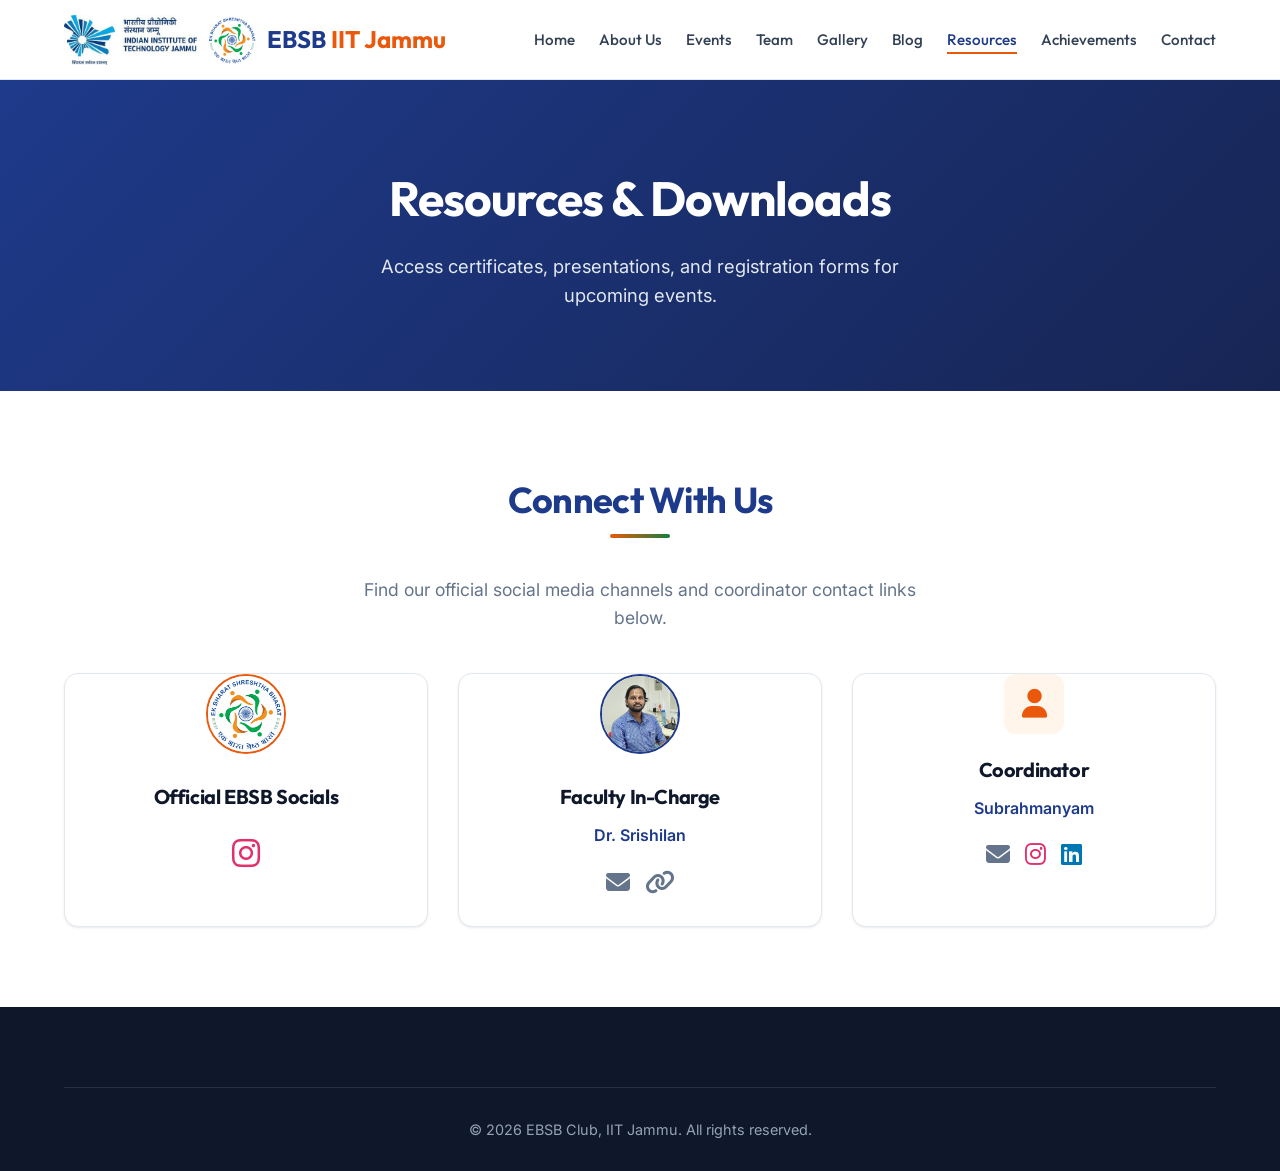
<file: resources.html>
<!DOCTYPE html>
<html lang="en">
<head>
  <meta charset="UTF-8">
  <meta name="viewport" content="width=device-width, initial-scale=1.0">
  <title>Resources | EBSB Club</title>
  <link rel="stylesheet" href="css/style.css">
  <link rel="stylesheet" href="css/animations.css">
  <link rel="stylesheet" href="https://cdnjs.cloudflare.com/ajax/libs/font-awesome/6.4.0/css/all.min.css">
  <style>
    .resource-list {
      list-style: none;
    }
    .resource-item {
      display: flex;
      align-items: center;
      padding: 20px;
      background: var(--white);
      border-radius: 12px;
      margin-bottom: 15px;
      border: 1px solid var(--border-color);
      transition: all 0.3s;
    }
    .resource-item:hover {
      box-shadow: var(--shadow-md);
      transform: translateX(5px);
      border-color: var(--saffron);
    }
    .resource-icon {
      width: 50px;
      height: 50px;
      background: rgba(0,0,128,0.1);
      color: var(--navy-blue);
      border-radius: 10px;
      display: flex;
      align-items: center;
      justify-content: center;
      font-size: 1.5rem;
      margin-right: 20px;
    }
    .resource-info {
      flex: 1;
    }
    .resource-title {
      font-size: 1.1rem;
      font-weight: 600;
      color: var(--dark-gray);
      margin-bottom: 5px;
    }
    .resource-meta {
      font-size: 0.85rem;
      color: #64748b;
    }
    .download-btn {
      padding: 8px 16px;
      background: var(--light-gray);
      color: var(--navy-blue);
      border-radius: 20px;
      font-weight: 500;
      font-size: 0.9rem;
    }
    .download-btn:hover {
      background: var(--saffron);
      color: var(--white);
    }
  </style>
  <link rel="icon" type="image/jpeg" href="img/ebsb-logo.jpeg">
</head>
<body>
  <div class="page-transition"></div>

  <!-- Navigation -->
  <nav class="navbar">
    <div class="container">
      <a href="index.html" class="logo" style="display: flex; align-items: center; gap: 10px;">
        <img src="img/iit-jammu-logo.jpeg" alt="IIT Jammu Logo" style="height: 50px;">
        <img src="img/ebsb-logo.jpeg" alt="EBSB Logo" style="height: 50px;">
        <span>EBSB <span style="color: var(--saffron);">IIT Jammu</span></span>
      </a>
      <button class="mobile-menu-btn" aria-label="Toggle Menu"><i class="fa-solid fa-bars"></i></button>
      <ul class="nav-links">
        <li><a href="index.html">Home</a></li>
        <li><a href="about.html">About Us</a></li>
        <li><a href="events.html">Events</a></li>
        <li><a href="team.html">Team</a></li>
        <li><a href="gallery.html">Gallery</a></li>
        <li><a href="blog.html">Blog</a></li>
        <li><a href="resources.html" class="active">Resources</a></li>
        <li><a href="achievements.html">Achievements</a></li>
        <li><a href="contact.html">Contact</a></li>
      </ul>
    </div>
  </nav>

  <!-- Page Header -->
  <header class="page-header slide-in-left">
    <div class="container">
      <h1>Resources & Downloads</h1>
      <p>Access certificates, presentations, and registration forms for upcoming events.</p>
    </div>
  </header>

  <!-- Important Links -->
  <section class="bg-white">
    <div class="container text-center">
      <h2 class="section-title slide-up">Connect With Us</h2>
      <p class="slide-up delay-100" style="color: #64748b; font-size: 1.1rem; max-width: 600px; margin: 0 auto 40px;">Find our official social media channels and coordinator contact links below.</p>
      
      <div class="grid grid-3">
        <!-- EBSB Socials -->
        <div class="card slide-up delay-100" style="text-align: center;">
          <div style="text-align:center; margin-bottom: 20px;">
            <img src="img/ebsb-logo.jpeg" style="width: 80px; height: 80px; border-radius: 50%; object-fit: cover; border: 2px solid var(--saffron);">
          </div>
          <div class="card-content">
            <h3 class="card-title">Official EBSB Socials</h3>
            <div style="display: flex; gap: 15px; justify-content: center; margin-top: 15px;">
              <a href="https://www.instagram.com/ebsb.iitjammu" target="_blank" style="font-size: 2rem; color: #E1306C;" title="Official Instagram"><i class="fa-brands fa-instagram"></i></a>
            </div>
          </div>
        </div>

        <!-- Faculty In-Charge -->
        <div class="card slide-up delay-200" style="text-align: center;">
          <div style="text-align:center; margin-bottom: 20px;">
            <img src="img/team/srishilan.jpeg" style="width: 80px; height: 80px; border-radius: 50%; object-fit: cover; border: 2px solid var(--navy-blue);">
          </div>
          <div class="card-content">
            <h3 class="card-title">Faculty In-Charge</h3>
            <p style="font-weight: 600; color: var(--navy-blue);">Dr. Srishilan</p>
            <div style="display: flex; gap: 15px; justify-content: center; margin-top: 15px;">
              <a href="mailto:srishilanc@iitjammu.ac.in" style="font-size: 1.5rem; color: #64748b;"><i class="fa-solid fa-envelope"></i></a>
              <a href="https://www.iitjammu.ac.in/materials-engineering/faculty-list/~srishilanc" target="_blank" style="font-size: 1.5rem; color: #64748b;"><i class="fa-solid fa-link"></i></a>
            </div>
          </div>
        </div>

        <!-- Coordinator -->
        <div class="card slide-up delay-300" style="text-align: center;">
          <div class="card-icon" style="background: rgba(255,153,51,0.1); color: var(--saffron); margin: 0 auto 20px;"><i class="fa-solid fa-user"></i></div>
          <div class="card-content">
            <h3 class="card-title">Coordinator</h3>
            <p style="font-weight: 600; color: var(--navy-blue);">Subrahmanyam</p>
            <div style="display: flex; gap: 15px; justify-content: center; margin-top: 15px;">
              <a href="mailto:ebsb@iitjammu.ac.in" style="font-size: 1.5rem; color: #64748b;"><i class="fa-solid fa-envelope"></i></a>
              <a href="https://www.instagram.com/subbusunny7?igsh=MXFyaTdqOTQ2bG4zNg==" target="_blank" style="font-size: 1.5rem; color: #E1306C;"><i class="fa-brands fa-instagram"></i></a>
              <a href="https://www.linkedin.com/in/subrahmanyam-machavolu-383163357" target="_blank" style="font-size: 1.5rem; color: #0077B5;"><i class="fa-brands fa-linkedin"></i></a>
            </div>
          </div>
        </div>
      </div>

    </div>
  </section>

  <!-- Footer -->
  <footer class="footer">
    <div class="container">
      <div class="footer-bottom">
        <p>&copy; 2026 EBSB Club, IIT Jammu. All rights reserved.</p>
      </div>
    </div>
  </footer>

  <script src="js/main.js"></script>
</body>
</html>
</file>
<file: css/style.css>
@import url('https://fonts.googleapis.com/css2?family=Inter:wght@300;400;500;600;700&family=Outfit:wght@300;400;500;600;700;800&display=swap');

:root {
  /* Color Palette - Premium & Professional */
  --saffron: #ea580c;
  --saffron-light: rgba(234,88,12,0.1);
  --green: #15803d;
  --green-light: rgba(21,128,61,0.1);
  --navy-blue: #1e3a8a;
  --navy-light: rgba(30,58,138,0.1);
  
  --bg-main: #f8fafc;
  --bg-card: #ffffff;
  --bg-subtle: #f1f5f9;
  
  --text-main: #334155;
  --text-heading: #0f172a;
  --text-muted: #64748b;
  --border-color: #e2e8f0;
  --border-strong: #cbd5e1;
  --white: #ffffff;
  --light-gray: #f1f5f9;
  --dark-gray: #334155;
  
  /* Typography */
  --font-heading: 'Outfit', 'Inter', sans-serif;
  --font-body: 'Inter', sans-serif;

  /* Layout */
  --max-width: 1200px;
  --nav-height: 80px;
  
  /* Shadows */
  --shadow-sm: 0 1px 3px 0 rgba(0,0,0,0.07), 0 1px 2px -1px rgba(0,0,0,0.07);
  --shadow-md: 0 4px 12px -2px rgba(0,0,0,0.1), 0 2px 6px -2px rgba(0,0,0,0.06);
  --shadow-lg: 0 20px 40px -8px rgba(0,0,0,0.12), 0 8px 16px -4px rgba(0,0,0,0.06);
  --shadow-colored: 0 8px 24px rgba(30,58,138,0.15);
  
  /* Transitions */
  --transition-fast: 0.2s cubic-bezier(0.4,0,0.2,1);
  --transition-normal: 0.3s cubic-bezier(0.4,0,0.2,1);
  --transition-bounce: 0.4s cubic-bezier(0.175,0.885,0.32,1.275);
}

* {
  margin: 0;
  padding: 0;
  box-sizing: border-box;
}

body {
  font-family: var(--font-body);
  color: var(--text-main);
  background-color: var(--bg-main);
  line-height: 1.6;
}

h1, h2, h3, h4, h5, h6 {
  font-family: var(--font-heading);
  color: var(--text-heading);
  margin-bottom: 1rem;
  font-weight: 700;
  letter-spacing: -0.02em;
}

a {
  text-decoration: none;
  color: inherit;
  transition: all var(--transition-fast);
}

ul {
  list-style: none;
}

.container {
  max-width: var(--max-width);
  margin: 0 auto;
  padding: 0 24px;
}

/* Typography Utilities */
.text-center { text-align: center; }
.section-title {
  font-size: 2.25rem;
  font-weight: 700;
  color: var(--navy-blue);
  position: relative;
  display: inline-block;
  margin-bottom: 3rem;
}
.section-title::after {
  content: '';
  position: absolute;
  left: 50%;
  bottom: -10px;
  transform: translateX(-50%);
  width: 60px;
  height: 4px;
  background: linear-gradient(to right, var(--saffron), var(--green));
  border-radius: 2px;
}

/* Cards */
.card, .event-card, .team-member, .contact-info-card, .contact-form, .stat-card, .achievement-item, .testimonial-card, .gallery-item {
  background: var(--bg-card);
  border: 1px solid var(--border-color);
  border-radius: 14px;
  box-shadow: var(--shadow-sm);
  transition: transform var(--transition-normal), box-shadow var(--transition-normal);
}
.card:hover, .event-card:hover, .team-member:hover, .achievement-item:hover {
  transform: translateY(-6px);
  box-shadow: var(--shadow-lg);
}

/* Buttons */
.btn {
  display: inline-flex;
  align-items: center;
  justify-content: center;
  padding: 10px 24px;
  border-radius: 8px;
  font-family: var(--font-heading);
  font-weight: 600;
  cursor: pointer;
  transition: all var(--transition-normal);
  border: 1px solid transparent;
  font-size: 0.95rem;
  gap: 8px;
  letter-spacing: 0.01em;
}
.btn-primary {
  background: linear-gradient(135deg, var(--navy-blue), #2d4fad);
  color: #fff;
  box-shadow: 0 4px 14px rgba(30,58,138,0.3);
}
.btn-primary:hover {
  background: linear-gradient(135deg, #172554, #1e3a8a);
  transform: translateY(-2px);
  box-shadow: 0 6px 20px rgba(30,58,138,0.4);
}
.btn-outline {
  background-color: transparent;
  border-color: var(--navy-blue);
  color: var(--navy-blue);
}
.btn-outline:hover {
  background-color: var(--navy-light);
  border-color: #172554;
  color: #172554;
  transform: translateY(-1px);
}
.btn-saffron {
  background: linear-gradient(135deg, var(--saffron), #c2410c);
  color: #fff;
  box-shadow: 0 4px 14px rgba(234,88,12,0.3);
}
.btn-saffron:hover {
  transform: translateY(-2px);
  box-shadow: 0 6px 20px rgba(234,88,12,0.4);
}

/* Navbar */
.navbar {
  background-color: var(--bg-card);
  height: var(--nav-height);
  border-bottom: 1px solid var(--border-color);
  position: sticky;
  top: 0;
  z-index: 1000;
  display: flex;
  align-items: center;
}
.navbar .container {
  display: flex;
  justify-content: space-between;
  align-items: center;
  width: 100%;
}
.logo {
  display: flex;
  align-items: center;
  gap: 12px;
  font-family: var(--font-heading);
  font-weight: 700;
  font-size: 1.5rem;
  color: var(--navy-blue);
}
.logo img {
  border-radius: 4px;
}
.nav-links {
  display: flex;
  gap: 24px;
}
.nav-links a {
  font-family: var(--font-heading);
  font-weight: 500;
  font-size: 0.95rem;
  color: var(--text-main);
  padding: 5px 0;
  position: relative;
}
.nav-links a::after {
  content: '';
  position: absolute;
  bottom: 0;
  left: 0;
  width: 0;
  height: 2px;
  background-color: var(--saffron);
  transition: width var(--transition-normal);
}
.nav-links a:hover, .nav-links a.active {
  color: var(--navy-blue);
}
.nav-links a:hover::after, .nav-links a.active::after {
  width: 100%;
}
.mobile-menu-btn {
  display: none;
  background: none;
  border: none;
  font-size: 1.5rem;
  color: var(--navy-blue);
  cursor: pointer;
}

/* Sections */
section {
  padding: 80px 0;
}
.bg-white {
  background-color: var(--bg-card);
}

/* Grid System */
.grid {
  display: grid;
  gap: 30px;
}
.grid-3 { grid-template-columns: repeat(auto-fit, minmax(300px, 1fr)); }
.grid-4 { grid-template-columns: repeat(auto-fit, minmax(250px, 1fr)); }

/* Footer */
.footer {
  background-color: #0f172a;
  color: #f8fafc;
  padding: 80px 0 30px;
}
.footer-grid {
  display: grid;
  grid-template-columns: repeat(auto-fit, minmax(250px, 1fr));
  gap: 50px;
  margin-bottom: 50px;
}
.footer-col h3 {
  font-size: 1.1rem;
  margin-bottom: 24px;
  color: #fff;
  border-bottom: 2px solid var(--saffron);
  padding-bottom: 10px;
  display: inline-block;
}
.footer-col ul li {
  margin-bottom: 12px;
}
.footer-col ul li a {
  color: #cbd5e1;
}
.footer-col ul li a:hover {
  color: #fff;
}
.footer-bottom {
  text-align: center;
  padding-top: 30px;
  border-top: 1px solid rgba(255,255,255,0.1);
  color: #94a3b8;
  font-size: 0.9rem;
}

/* Page Header */
.page-header {
  background: linear-gradient(135deg, var(--navy-blue), #172554);
  color: #fff;
  padding: 80px 0;
  text-align: center;
}
.page-header h1 {
  color: #fff;
  font-size: 3rem;
  margin-bottom: 15px;
}
.page-header p {
  color: #e2e8f0;
  font-size: 1.15rem;
  max-width: 600px;
  margin: 0 auto;
}

/* Specific Component Overrides */
/* Event Cards */
.event-card {
  overflow: hidden;
  display: flex;
  flex-direction: column;
}
.event-img {
  width: 100%;
  height: 220px;
  background-color: var(--border-color);
  overflow: hidden;
  position: relative;
  flex-shrink: 0;
  border-radius: 14px 14px 0 0;
}
.event-img img {
  position: absolute;
  top: 0; left: 0;
  width: 100%; height: 100%;
  object-fit: cover;
  object-position: center center;
  display: block;
}
.event-details {
  padding: 24px;
}
.event-meta {
  display: flex;
  gap: 15px;
  font-size: 0.85rem;
  color: var(--text-muted);
  margin-bottom: 15px;
}
.event-meta i {
  color: var(--saffron);
}

/* Team Members */
.team-member {
  text-align: center;
  padding-bottom: 24px;
}
.member-img {
  width: 100%;
  height: 280px;
  background-color: var(--border-color);
  margin-bottom: 20px;
}
.member-name {
  font-size: 1.15rem;
  margin-bottom: 5px;
}
.member-role {
  color: var(--saffron);
  font-size: 0.9rem;
  font-weight: 500;
  margin-bottom: 15px;
}
.member-socials a {
  display: inline-flex;
  align-items: center;
  justify-content: center;
  width: 36px;
  height: 36px;
  border-radius: 50%;
  background-color: var(--bg-main);
  color: var(--text-muted);
  margin: 0 4px;
}
.member-socials a:hover {
  background-color: var(--navy-blue);
  color: #fff;
}

/* Category Tabs */
.category-tabs {
  display: flex;
  justify-content: center;
  flex-wrap: wrap;
  gap: 10px;
  margin-bottom: 40px;
}
.tab-btn {
  padding: 8px 20px;
  border-radius: 4px;
  background: var(--bg-card);
  border: 1px solid var(--border-color);
  color: var(--text-muted);
  font-weight: 500;
  cursor: pointer;
  transition: all var(--transition-fast);
}
.tab-btn.active, .tab-btn:hover {
  background: var(--navy-blue);
  color: #fff;
  border-color: var(--navy-blue);
}

/* Modal UI */
.modal-overlay {
  position: fixed;
  inset: 0;
  background: rgba(15, 23, 42, 0.7);
  backdrop-filter: blur(4px);
  z-index: 2000;
  display: flex;
  align-items: center;
  justify-content: center;
  opacity: 0;
  pointer-events: none;
  transition: opacity 0.3s ease;
}
.modal-overlay.active {
  opacity: 1;
  pointer-events: all;
}
.modal-content {
  background: var(--bg-card);
  width: 90%;
  max-width: 700px;
  max-height: 90vh;
  border-radius: 12px;
  position: relative;
  transform: translateY(20px);
  transition: transform 0.3s ease;
  display: flex;
  flex-direction: column;
  box-shadow: var(--shadow-lg);
  overflow: hidden;
}
.modal-overlay.active .modal-content {
  transform: translateY(0);
}
.modal-header {
  padding: 24px 30px;
  border-bottom: 1px solid var(--border-color);
}
.modal-header h2 {
  color: var(--navy-blue);
  margin-bottom: 5px;
}
.modal-meta {
  display: flex;
  gap: 20px;
  font-size: 0.9rem;
  color: var(--text-muted);
}
.close-modal {
  position: absolute;
  top: 24px;
  right: 24px;
  background: var(--bg-main);
  border: 1px solid var(--border-color);
  width: 36px;
  height: 36px;
  border-radius: 50%;
  display: flex;
  align-items: center;
  justify-content: center;
  cursor: pointer;
  color: var(--text-muted);
  transition: all var(--transition-fast);
}
.close-modal:hover {
  background: #f1f5f9;
  color: var(--text-heading);
}
.modal-image-placeholder {
  height: 250px;
  background: var(--border-color);
}
.modal-body {
  padding: 30px;
  overflow-y: auto;
  color: var(--text-main);
}
.modal-body h3 {
  margin-top: 1.5rem;
  margin-bottom: 0.75rem;
  color: var(--navy-blue);
}
.modal-body p {
  margin-bottom: 1rem;
}


/* Hero Section */
.hero {
  min-height: calc(100vh - var(--nav-height));
  display: flex;
  align-items: center;
  position: relative;
  overflow: hidden;
  background: linear-gradient(135deg, #fdfbfb 0%, #ebedee 100%);
  padding: 60px 0;
}
.hero .container {
  position: relative;
  z-index: 1;
  display: grid;
  grid-template-columns: 1fr 1fr;
  gap: 40px;
  align-items: center;
}
.hero-content h1 {
  font-size: 3.5rem;
  line-height: 1.2;
  margin-bottom: 20px;
}
.hero-content h1 span.highlight {
  color: var(--saffron);
}
.hero-content p {
  font-size: 1.1rem;
  margin-bottom: 30px;
  color: var(--text-muted);
  max-width: 500px;
}
.hero-image {
  display: flex;
  justify-content: center;
}
.hero-image-placeholder {
  width: 100%;
  max-width: 500px;
  aspect-ratio: 4/3;
  background: var(--bg-card);
  border-radius: 20px;
  box-shadow: var(--shadow-lg);
  display: flex;
  align-items: center;
  justify-content: center;
  color: var(--saffron);
  font-size: 4rem;
  position: relative;
  overflow: hidden;
}

/* Image Slider */
.hero-slider {
  width: 100%;
  max-width: 560px;
  aspect-ratio: 16/10;
  border-radius: 16px;
  overflow: hidden;
  position: relative;
  box-shadow: var(--shadow-lg);
}
.hero-slider img {
  position: absolute;
  inset: 0;
  width: 100%;
  height: 100%;
  object-fit: cover;
  opacity: 0;
  transition: opacity 1s ease;
}
.hero-slider img.active {
  opacity: 1;
}

/* Card icon */
.card-icon {
  width: 60px;
  height: 60px;
  background-color: rgba(234,88,12,0.1);
  color: var(--saffron);
  border-radius: 12px;
  display: flex;
  align-items: center;
  justify-content: center;
  font-size: 1.8rem;
  margin: 24px;
}
.card-content {
  padding: 0 24px 24px 24px;
  flex-grow: 1;
}
.card-title {
  font-size: 1.25rem;
  margin-bottom: 10px;
}
.card {
  display: flex;
  flex-direction: column;
}

/* Responsive */
@media (max-width: 992px) {
  .hero .container {
    grid-template-columns: 1fr;
    text-align: center;
  }
  .hero-content p {
    margin: 0 auto 30px;
  }
  .section-title { font-size: 2rem; }
}
@media (max-width: 768px) {
  .nav-links {
    position: absolute;
    top: var(--nav-height);
    left: 0;
    width: 100%;
    background: var(--bg-card);
    flex-direction: column;
    padding: 20px 0;
    box-shadow: var(--shadow-md);
    display: none;
  }
  .nav-links.active {
    display: flex;
  }
  .mobile-menu-btn {
    display: block;
  }
}

/* ========================
   COLLABORATION SECTION
   ======================== */
.collab-section {
  background: linear-gradient(135deg, #0f172a 0%, #1e3a8a 100%);
  padding: 80px 0;
  position: relative;
  overflow: hidden;
}
.collab-section::before {
  content: '';
  position: absolute;
  inset: 0;
  background: url("data:image/svg+xml,%3Csvg width='60' height='60' viewBox='0 0 60 60' xmlns='http://www.w3.org/2000/svg'%3E%3Cg fill='none' fill-rule='evenodd'%3E%3Cg fill='%23ffffff' fill-opacity='0.03'%3E%3Cpath d='M36 34v-4h-2v4h-4v2h4v4h2v-4h4v-2h-4zm0-30V0h-2v4h-4v2h4v4h2V6h4V4h-4zM6 34v-4H4v4H0v2h4v4h2v-4h4v-2H6zM6 4V0H4v4H0v2h4v4h2V6h4V4H6z'/%3E%3C/g%3E%3C/g%3E%3C/svg%3E");
}
.collab-section .section-title {
  color: #fff;
}
.collab-section .section-title::after {
  background: linear-gradient(to right, #ea580c, #f97316);
}
.collab-grid {
  display: grid;
  grid-template-columns: repeat(auto-fill, minmax(220px, 1fr));
  gap: 20px;
}
.collab-card {
  background: rgba(255,255,255,0.08);
  backdrop-filter: blur(10px);
  border: 1px solid rgba(255,255,255,0.15);
  border-radius: 16px;
  padding: 28px 24px;
  text-align: center;
  transition: all var(--transition-normal);
  position: relative;
  overflow: hidden;
}
.collab-card::before {
  content: '';
  position: absolute;
  top: 0; left: 0; right: 0;
  height: 3px;
  background: linear-gradient(to right, var(--saffron), #f97316);
  opacity: 0;
  transition: opacity var(--transition-normal);
}
.collab-card:hover {
  background: rgba(255,255,255,0.14);
  transform: translateY(-6px);
  box-shadow: 0 16px 32px rgba(0,0,0,0.3);
}
.collab-card:hover::before {
  opacity: 1;
}
.collab-icon {
  width: 56px;
  height: 56px;
  background: linear-gradient(135deg, var(--saffron), #f97316);
  border-radius: 14px;
  display: flex;
  align-items: center;
  justify-content: center;
  font-size: 1.5rem;
  color: #fff;
  margin: 0 auto 16px;
  box-shadow: 0 4px 12px rgba(234,88,12,0.4);
}
.collab-card h4 {
  color: #fff;
  font-size: 1rem;
  font-weight: 700;
  margin-bottom: 8px;
  font-family: var(--font-heading);
}
.collab-card p {
  color: rgba(255,255,255,0.65);
  font-size: 0.85rem;
  line-height: 1.5;
}

/* ========================
   STUDENT AFFAIRS SECTION
   ======================== */
.affairs-section {
  background: linear-gradient(135deg, #f8fafc 0%, #eef2ff 100%);
}
.affairs-card {
  background: #fff;
  border-radius: 16px;
  padding: 28px 24px;
  text-align: center;
  border: 1px solid var(--border-color);
  box-shadow: var(--shadow-sm);
  transition: all var(--transition-normal);
  position: relative;
  overflow: hidden;
}
.affairs-card::after {
  content: '';
  position: absolute;
  bottom: 0; left: 0; right: 0;
  height: 3px;
  background: linear-gradient(to right, var(--navy-blue), var(--saffron));
}
.affairs-card:hover {
  transform: translateY(-6px);
  box-shadow: var(--shadow-lg);
}
.affairs-avatar {
  width: 80px;
  height: 80px;
  border-radius: 50%;
  background: linear-gradient(135deg, var(--navy-blue), #2d4fad);
  display: flex;
  align-items: center;
  justify-content: center;
  color: #fff;
  font-size: 1.8rem;
  font-weight: 700;
  margin: 0 auto 16px;
  font-family: var(--font-heading);
  box-shadow: 0 4px 14px rgba(30,58,138,0.3);
}
.affairs-card h3 {
  font-size: 1rem;
  font-weight: 700;
  color: var(--text-heading);
  margin-bottom: 6px;
}
.affairs-role {
  font-size: 0.82rem;
  font-weight: 600;
  color: var(--saffron);
  text-transform: uppercase;
  letter-spacing: 0.08em;
  margin-bottom: 4px;
}
.affairs-dept {
  font-size: 0.88rem;
  color: var(--text-muted);
}

/* ========================
   GALLERY FILTER TABS
   ======================== */
.gallery-filters {
  display: flex;
  flex-wrap: wrap;
  gap: 8px;
  justify-content: center;
  margin-bottom: 48px;
  padding: 0 0 20px 0;
  border-bottom: 1px solid var(--border-color);
}
.gallery-tab {
  padding: 7px 18px;
  border-radius: 30px;
  background: var(--bg-card);
  border: 1px solid var(--border-color);
  color: var(--text-muted);
  font-size: 0.875rem;
  font-weight: 500;
  cursor: pointer;
  transition: all var(--transition-fast);
  font-family: var(--font-heading);
}
.gallery-tab:hover {
  background: var(--navy-light);
  border-color: var(--navy-blue);
  color: var(--navy-blue);
}
.gallery-tab.active {
  background: var(--navy-blue);
  color: #fff;
  border-color: var(--navy-blue);
  box-shadow: 0 4px 12px rgba(30,58,138,0.3);
}
.gallery-event-block {
  transition: all 0.4s ease;
}
.gallery-event-block.hidden {
  display: none;
}

/* Gallery Event Header with link */
.gallery-event-header {
  display: flex;
  align-items: center;
  justify-content: space-between;
  margin-bottom: 20px;
  flex-wrap: wrap;
  gap: 10px;
}
.gallery-event-title {
  font-size: 1.3rem;
  font-weight: 700;
  color: var(--navy-blue);
  border-left: 4px solid var(--saffron);
  padding-left: 14px;
  position: relative;
}
.gallery-event-link {
  display: inline-flex;
  align-items: center;
  gap: 6px;
  font-size: 0.8rem;
  font-weight: 600;
  color: var(--saffron);
  padding: 5px 14px;
  border-radius: 20px;
  border: 1px solid var(--saffron);
  transition: all var(--transition-fast);
  text-decoration: none;
  white-space: nowrap;
}
.gallery-event-link:hover {
  background: var(--saffron);
  color: #fff;
}

/* ========================
   IMPROVED LIGHTBOX
   ======================== */
.lightbox {
  position: fixed; inset: 0;
  background: rgba(0,0,0,0.95);
  z-index: 2000;
  display: none;
  align-items: center;
  justify-content: center;
  flex-direction: column;
  backdrop-filter: blur(8px);
}
.lightbox.active { display: flex; }
.lightbox-img-wrap {
  position: relative;
  max-width: 92vw;
  max-height: 85vh;
  display: flex;
  align-items: center;
  justify-content: center;
}
.lightbox img {
  max-width: 90vw;
  max-height: 85vh;
  border-radius: 10px;
  object-fit: contain;
  box-shadow: 0 30px 60px rgba(0,0,0,0.5);
}
.lightbox-close {
  position: absolute; top: 20px; right: 24px;
  color: #fff; font-size: 1.8rem; cursor: pointer;
  background: rgba(255,255,255,0.1);
  border: 1px solid rgba(255,255,255,0.2);
  width: 44px; height: 44px;
  border-radius: 50%;
  display: flex; align-items: center; justify-content: center;
  transition: all var(--transition-fast);
  line-height: 1;
  backdrop-filter: blur(4px);
}
.lightbox-close:hover {
  background: rgba(255,255,255,0.25);
}
.lightbox-nav {
  position: absolute;
  top: 50%;
  transform: translateY(-50%);
  background: rgba(255,255,255,0.12);
  border: 1px solid rgba(255,255,255,0.2);
  color: #fff;
  width: 50px; height: 50px;
  border-radius: 50%;
  display: flex; align-items: center; justify-content: center;
  font-size: 1.3rem;
  cursor: pointer;
  transition: all var(--transition-fast);
  backdrop-filter: blur(4px);
}
.lightbox-nav:hover {
  background: rgba(255,255,255,0.25);
  transform: translateY(-50%) scale(1.1);
}
.lightbox-prev { left: 20px; }
.lightbox-next { right: 20px; }
.lightbox-counter {
  position: absolute;
  bottom: 20px;
  color: rgba(255,255,255,0.6);
  font-size: 0.85rem;
  font-family: var(--font-body);
}

/* ========================
   LOGO NOTICE (index)
   ======================== */
.logo-notice {
  display: inline-flex;
  align-items: center;
  gap: 10px;
  background: linear-gradient(135deg, rgba(234,88,12,0.08), rgba(234,88,12,0.04));
  border: 1px solid rgba(234,88,12,0.3);
  border-radius: 10px;
  padding: 12px 20px;
  margin-top: 20px;
  color: var(--saffron);
  font-size: 0.9rem;
  font-weight: 600;
  font-family: var(--font-heading);
}
.logo-notice i { font-size: 1.1rem; }

/* ========================
   BACK TO TOP
   ======================== */
.back-to-top {
  position: fixed;
  bottom: 30px;
  right: 30px;
  width: 46px;
  height: 46px;
  background: linear-gradient(135deg, var(--navy-blue), #2d4fad);
  color: #fff;
  border-radius: 50%;
  display: flex;
  align-items: center;
  justify-content: center;
  font-size: 1.1rem;
  cursor: pointer;
  box-shadow: 0 6px 20px rgba(30,58,138,0.35);
  border: none;
  opacity: 0;
  pointer-events: none;
  transition: all var(--transition-normal);
  z-index: 999;
}
.back-to-top.visible {
  opacity: 1;
  pointer-events: auto;
}
.back-to-top:hover {
  transform: translateY(-3px);
  box-shadow: 0 10px 28px rgba(30,58,138,0.45);
}

/* ========================
   IMPROVED EVENT MODAL - SPLIT LAYOUT
   ======================== */

/* Mobile: image stacks on top */
.modal-image-placeholder {
  width: 100%;
  height: 240px;
  background: #0f172a;
  position: relative;
  overflow: hidden;
  flex-shrink: 0;
}
.modal-image-placeholder img {
  position: absolute;
  top: 0; left: 0;
  width: 100%; height: 100%;
  object-fit: cover;
  object-position: center center;
  display: block;
}

/* Desktop: side-by-side, image stretches full height */
@media(min-width: 768px) {
  /* The outer white card: fixed height = viewport */
  .modal-content-split {
    display: flex !important;
    flex-direction: row !important;
    padding: 0 !important;
    max-width: 960px !important;
    width: 100% !important;
    height: 82vh !important;        /* fixed height is the key */
    overflow: hidden !important;
  }
  /* Left image panel: 40% wide, full height of parent */
  .modal-image-placeholder {
    width: 40% !important;
    height: 100% !important;        /* fills the 82vh parent */
    min-height: unset !important;
    flex-shrink: 0 !important;
    align-self: stretch !important;
  }
  /* Right text panel: scrollable */
  .modal-text-section {
    flex: 1 !important;
    padding: 36px 40px !important;
    overflow-y: auto !important;
    height: 100% !important;
    display: flex !important;
    flex-direction: column !important;
  }
}

/* Mobile text padding */
@media(max-width: 767px) {
  .modal-text-section { padding: 24px !important; }
}
.view-gallery-btn {
  display: inline-flex;
  align-items: center;
  gap: 8px;
  margin-top: 24px;
  background: linear-gradient(135deg, rgba(234,88,12,0.1), rgba(234,88,12,0.05));
  border: 1px solid rgba(234,88,12,0.3);
  color: var(--saffron);
  padding: 10px 20px;
  border-radius: 8px;
  font-size: 0.9rem;
  font-weight: 600;
  transition: all var(--transition-normal);
  font-family: var(--font-heading);
  cursor: pointer;
  text-decoration: none;
}
.view-gallery-btn:hover {
  background: var(--saffron);
  color: #fff;
  border-color: var(--saffron);
  transform: translateY(-1px);
}

/* EBSB logo in modal top right */
.modal-logo-badge {
  display: inline-flex;
  align-items: center;
  gap: 6px;
  position: absolute;
  top: 14px;
  left: 14px;
  background: rgba(255,255,255,0.9);
  backdrop-filter: blur(8px);
  border-radius: 8px;
  padding: 5px 10px;
  z-index: 2;
}
.modal-logo-badge img {
  height: 28px;
  width: auto;
  object-fit: contain;
  display: inline;
}

.section-subtitle {
  color: var(--text-muted);
  font-size: 1rem;
  max-width: 600px;
  margin: -2rem auto 2.5rem;
  text-align: center;
  line-height: 1.7;
}

/* ========================
   GALLERY FILTER TABS
   ======================== */
.gallery-filters {
  display: flex;
  flex-wrap: wrap;
  gap: 8px;
  margin-bottom: 36px;
  justify-content: center;
}
.gallery-tab {
  padding: 7px 18px;
  border-radius: 30px;
  background: var(--white);
  border: 1.5px solid var(--border-color);
  cursor: pointer;
  font-weight: 500;
  font-size: 0.85rem;
  font-family: var(--font-body);
  color: var(--text-main);
  transition: all 0.25s;
  white-space: nowrap;
}
.gallery-tab:hover {
  border-color: var(--saffron);
  color: var(--saffron);
}
.gallery-tab.active {
  background: var(--saffron);
  color: #fff;
  border-color: var(--saffron);
  box-shadow: 0 4px 12px rgba(234,88,12,0.25);
}

/* Gallery event section header */
.gallery-event-header {
  display: flex;
  align-items: center;
  justify-content: space-between;
  margin-bottom: 16px;
  padding-bottom: 12px;
  border-bottom: 2px solid var(--border-color);
  flex-wrap: wrap;
  gap: 10px;
}
.gallery-event-title {
  font-size: 1.25rem;
  font-weight: 700;
  color: var(--navy-blue);
  font-family: var(--font-heading);
  border-left: 4px solid var(--saffron);
  padding-left: 12px;
}
.gallery-event-link {
  display: inline-flex;
  align-items: center;
  gap: 6px;
  font-size: 0.85rem;
  font-weight: 600;
  color: var(--saffron);
  text-decoration: none;
  padding: 6px 14px;
  border: 1.5px solid var(--saffron);
  border-radius: 20px;
  transition: all 0.25s;
}
.gallery-event-link:hover {
  background: var(--saffron);
  color: #fff;
}

/* Lightbox improved */
.lightbox {
  position: fixed;
  inset: 0;
  background: rgba(0,0,0,0.92);
  display: flex;
  align-items: center;
  justify-content: center;
  z-index: 2000;
  opacity: 0;
  pointer-events: none;
  transition: opacity 0.3s;
}
.lightbox.active {
  opacity: 1;
  pointer-events: auto;
}
.lightbox img {
  max-width: 90vw;
  max-height: 88vh;
  border-radius: 8px;
  object-fit: contain;
  box-shadow: 0 20px 60px rgba(0,0,0,0.5);
}
.lightbox-close {
  position: absolute;
  top: 20px;
  right: 24px;
  background: rgba(255,255,255,0.15);
  border: none;
  color: #fff;
  font-size: 2rem;
  width: 44px;
  height: 44px;
  border-radius: 50%;
  cursor: pointer;
  display: flex;
  align-items: center;
  justify-content: center;
  transition: background 0.2s;
}
.lightbox-close:hover { background: rgba(255,255,255,0.3); }

/* fade in animation for filter */
@keyframes fadeIn {
  from { opacity: 0; transform: translateY(10px); }
  to   { opacity: 1; transform: translateY(0); }
}
</file>
<file: css/animations.css>
/* Animations for page load */
.fade-in {
  animation: fadeIn 0.8s cubic-bezier(0.4, 0, 0.2, 1) forwards;
  opacity: 0;
}

.slide-up {
  animation: slideUp 0.8s cubic-bezier(0.4, 0, 0.2, 1) forwards;
  opacity: 0;
  transform: translateY(30px);
}

.slide-in-left {
  animation: slideInLeft 0.8s cubic-bezier(0.4, 0, 0.2, 1) forwards;
  opacity: 0;
  transform: translateX(-30px);
}

.slide-in-right {
  animation: slideInRight 0.8s cubic-bezier(0.4, 0, 0.2, 1) forwards;
  opacity: 0;
  transform: translateX(30px);
}

/* Premium micro-animations */
.scale-in {
  animation: scaleIn 0.6s cubic-bezier(0.175, 0.885, 0.32, 1.275) forwards;
  opacity: 0;
  transform: scale(0.9);
}

.float-hover:hover {
  animation: float 3s ease-in-out infinite;
}

.pulse-subtle {
  animation: pulseSubtle 2s infinite;
}

.shimmer {
  background: linear-gradient(90deg, rgba(255,255,255,0) 0%, rgba(255,255,255,0.2) 50%, rgba(255,255,255,0) 100%);
  background-size: 200% 100%;
  animation: shimmer 2s infinite;
}

/* Stagger delays */
.delay-100 { animation-delay: 0.1s; }
.delay-200 { animation-delay: 0.2s; }
.delay-300 { animation-delay: 0.3s; }
.delay-400 { animation-delay: 0.4s; }
.delay-500 { animation-delay: 0.5s; }

@keyframes fadeIn {
  to { opacity: 1; }
}

@keyframes slideUp {
  to {
    opacity: 1;
    transform: translateY(0);
  }
}

@keyframes slideInLeft {
  to {
    opacity: 1;
    transform: translateX(0);
  }
}

@keyframes slideInRight {
  to {
    opacity: 1;
    transform: translateX(0);
  }
}

@keyframes scaleIn {
  to {
    opacity: 1;
    transform: scale(1);
  }
}

@keyframes float {
  0% { transform: translateY(0px); }
  50% { transform: translateY(-10px); }
  100% { transform: translateY(0px); }
}

@keyframes pulseSubtle {
  0% { transform: scale(1); }
  50% { transform: scale(1.05); }
  100% { transform: scale(1); }
}

@keyframes shimmer {
  0% { background-position: -200% 0; }
  100% { background-position: 200% 0; }
}

/* Page transition overlay */
.page-transition {
  position: fixed;
  inset: 0;
  background-color: #ffffff;
  z-index: 9999;
  pointer-events: none;
  animation: fadeOutTransition 0.5s cubic-bezier(0.4, 0, 0.2, 1) forwards;
}

@keyframes fadeOutTransition {
  from { opacity: 1; }
  to { opacity: 0; visibility: hidden; }
}
</file>
